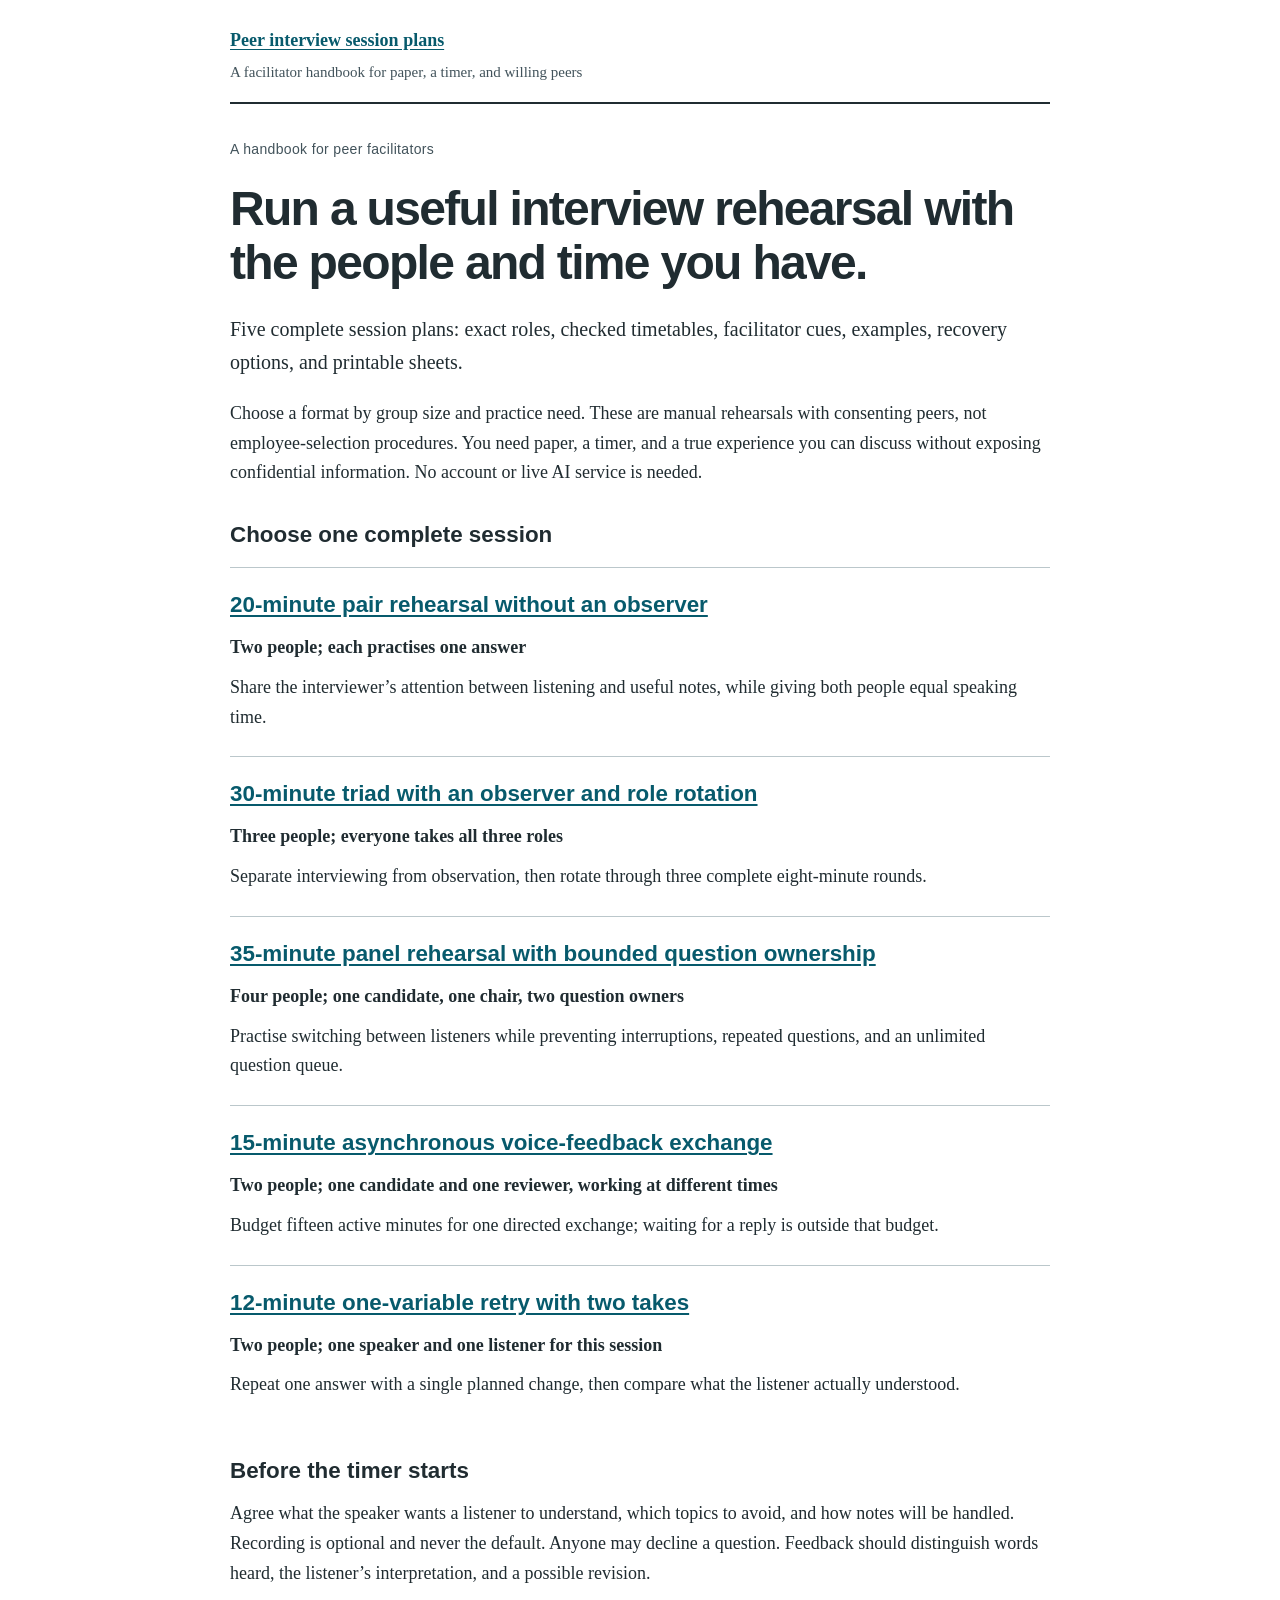
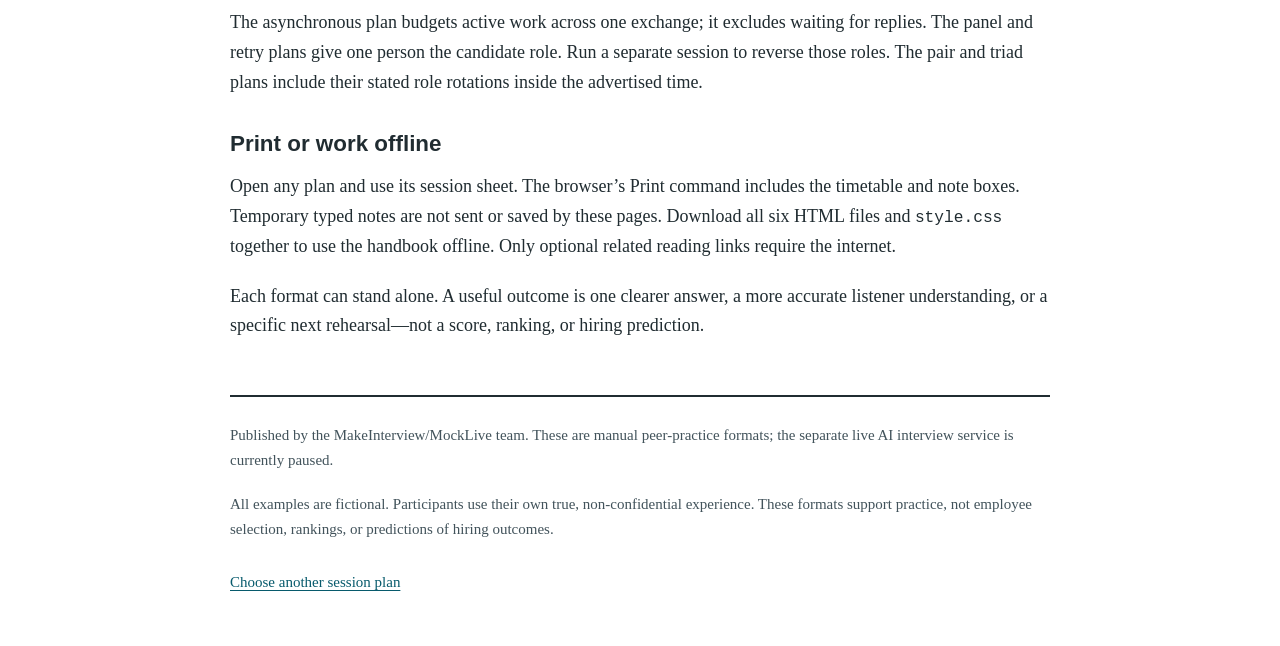
<file: index.html>
<!doctype html><html lang="en"><head><meta charset="utf-8"><meta name="viewport" content="width=device-width, initial-scale=1"><title>Peer interview session plans: a facilitator handbook</title><meta name="description" content="Five complete peer interview rehearsal plans with checked timetables, roles, facilitator cues, printable sheets, feedback examples, and recovery options."><link rel="canonical" href="https://szj2ys.github.io/peer-interview-session-plans/"><meta property="og:title" content="Peer interview session plans: a facilitator handbook"><meta property="og:description" content="Five complete peer interview rehearsal plans with checked timetables, roles, facilitator cues, printable sheets, feedback examples, and recovery options."><meta property="og:type" content="article"><meta property="og:url" content="https://szj2ys.github.io/peer-interview-session-plans/"><link rel="stylesheet" href="style.css"></head><body><a class="skip" href="#main">Skip to content</a><header><a href="index.html">Peer interview session plans</a><p>A facilitator handbook for paper, a timer, and willing peers</p></header><main id="main"><p class="eyebrow">A handbook for peer facilitators</p><h1>Run a useful interview rehearsal with the people and time you have.</h1><p class="lede">Five complete session plans: exact roles, checked timetables, facilitator cues, examples, recovery options, and printable sheets.</p><p>Choose a format by group size and practice need. These are manual rehearsals with consenting peers, not employee-selection procedures. You need paper, a timer, and a true experience you can discuss without exposing confidential information. No account or live AI service is needed.</p><section><h2>Choose one complete session</h2><ol class="modules"><li><h2><a href="twenty-minute-pair.html">20-minute pair rehearsal without an observer</a></h2><p><strong>Two people; each practises one answer</strong></p><p>Share the interviewer’s attention between listening and useful notes, while giving both people equal speaking time.</p></li><li><h2><a href="thirty-minute-triad.html">30-minute triad with an observer and role rotation</a></h2><p><strong>Three people; everyone takes all three roles</strong></p><p>Separate interviewing from observation, then rotate through three complete eight-minute rounds.</p></li><li><h2><a href="thirty-five-minute-panel.html">35-minute panel rehearsal with bounded question ownership</a></h2><p><strong>Four people; one candidate, one chair, two question owners</strong></p><p>Practise switching between listeners while preventing interruptions, repeated questions, and an unlimited question queue.</p></li><li><h2><a href="fifteen-minute-asynchronous.html">15-minute asynchronous voice-feedback exchange</a></h2><p><strong>Two people; one candidate and one reviewer, working at different times</strong></p><p>Budget fifteen active minutes for one directed exchange; waiting for a reply is outside that budget.</p></li><li><h2><a href="twelve-minute-one-variable-retry.html">12-minute one-variable retry with two takes</a></h2><p><strong>Two people; one speaker and one listener for this session</strong></p><p>Repeat one answer with a single planned change, then compare what the listener actually understood.</p></li></ol></section><section><h2>Before the timer starts</h2><p>Agree what the speaker wants a listener to understand, which topics to avoid, and how notes will be handled. Recording is optional and never the default. Anyone may decline a question. Feedback should distinguish words heard, the listener’s interpretation, and a possible revision.</p><p>The asynchronous plan budgets active work across one exchange; it excludes waiting for replies. The panel and retry plans give one person the candidate role. Run a separate session to reverse those roles. The pair and triad plans include their stated role rotations inside the advertised time.</p></section><section><h2>Print or work offline</h2><p>Open any plan and use its session sheet. The browser’s Print command includes the timetable and note boxes. Temporary typed notes are not sent or saved by these pages. Download all six HTML files and <code>style.css</code> together to use the handbook offline. Only optional related reading links require the internet.</p><p>Each format can stand alone. A useful outcome is one clearer answer, a more accurate listener understanding, or a specific next rehearsal—not a score, ranking, or hiring prediction.</p></section></main><footer><p>Published by the MakeInterview/MockLive team. These are manual peer-practice formats; the separate live AI interview service is currently paused.</p><p>All examples are fictional. Participants use their own true, non-confidential experience. These formats support practice, not employee selection, rankings, or predictions of hiring outcomes.</p><a href="index.html">Choose another session plan</a></footer></body></html>
</file>
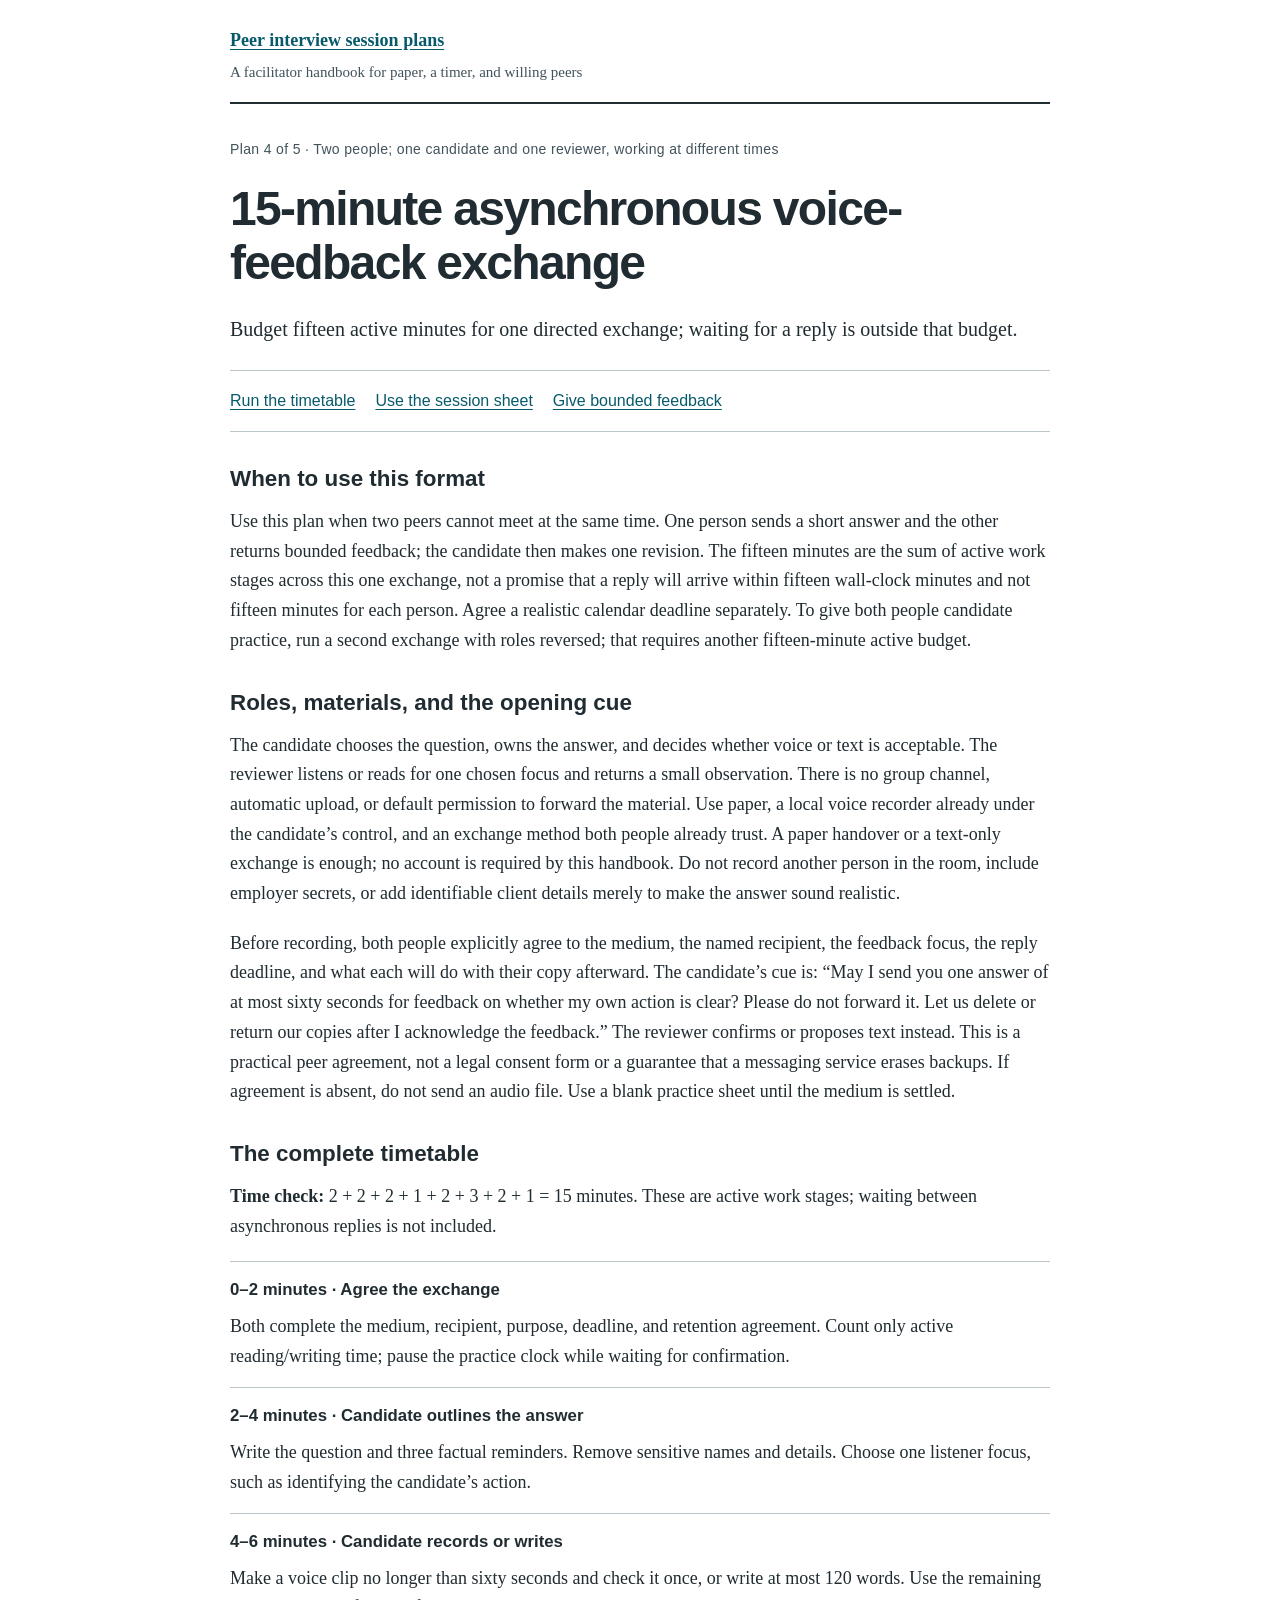
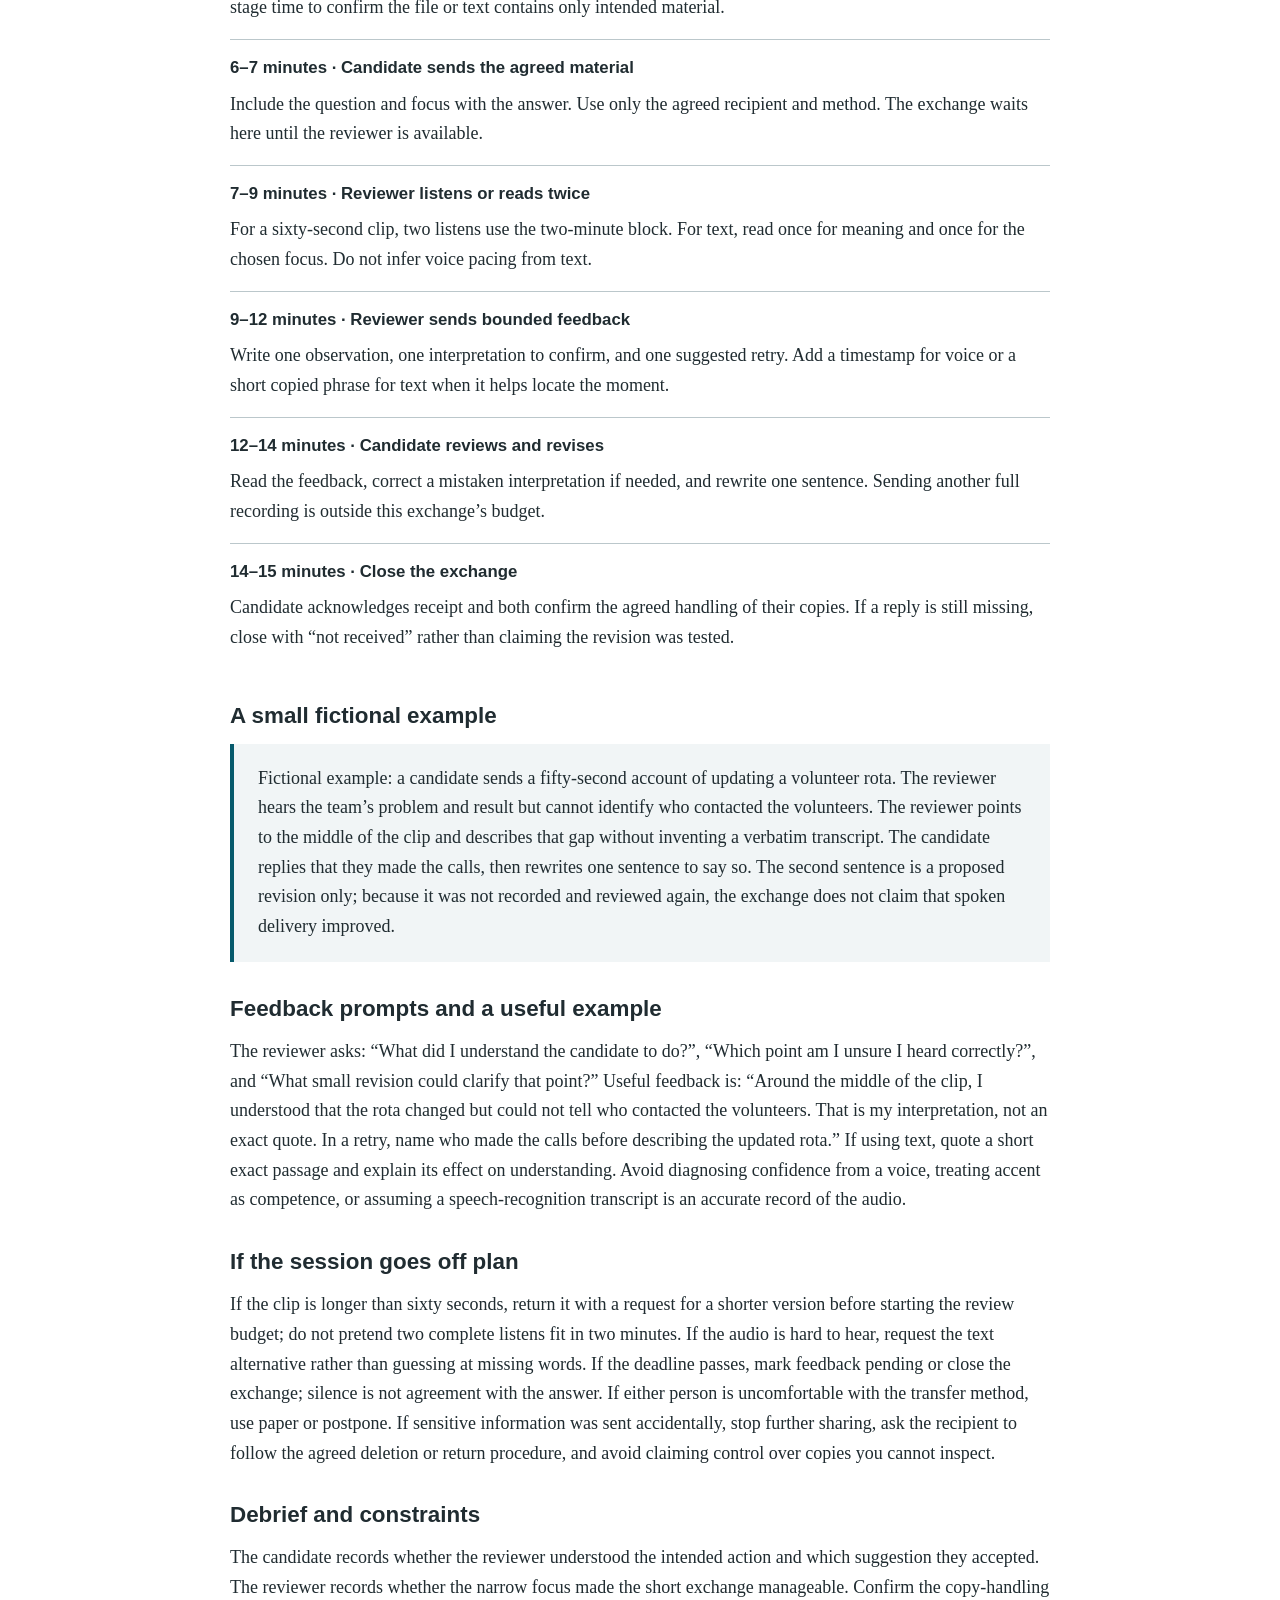
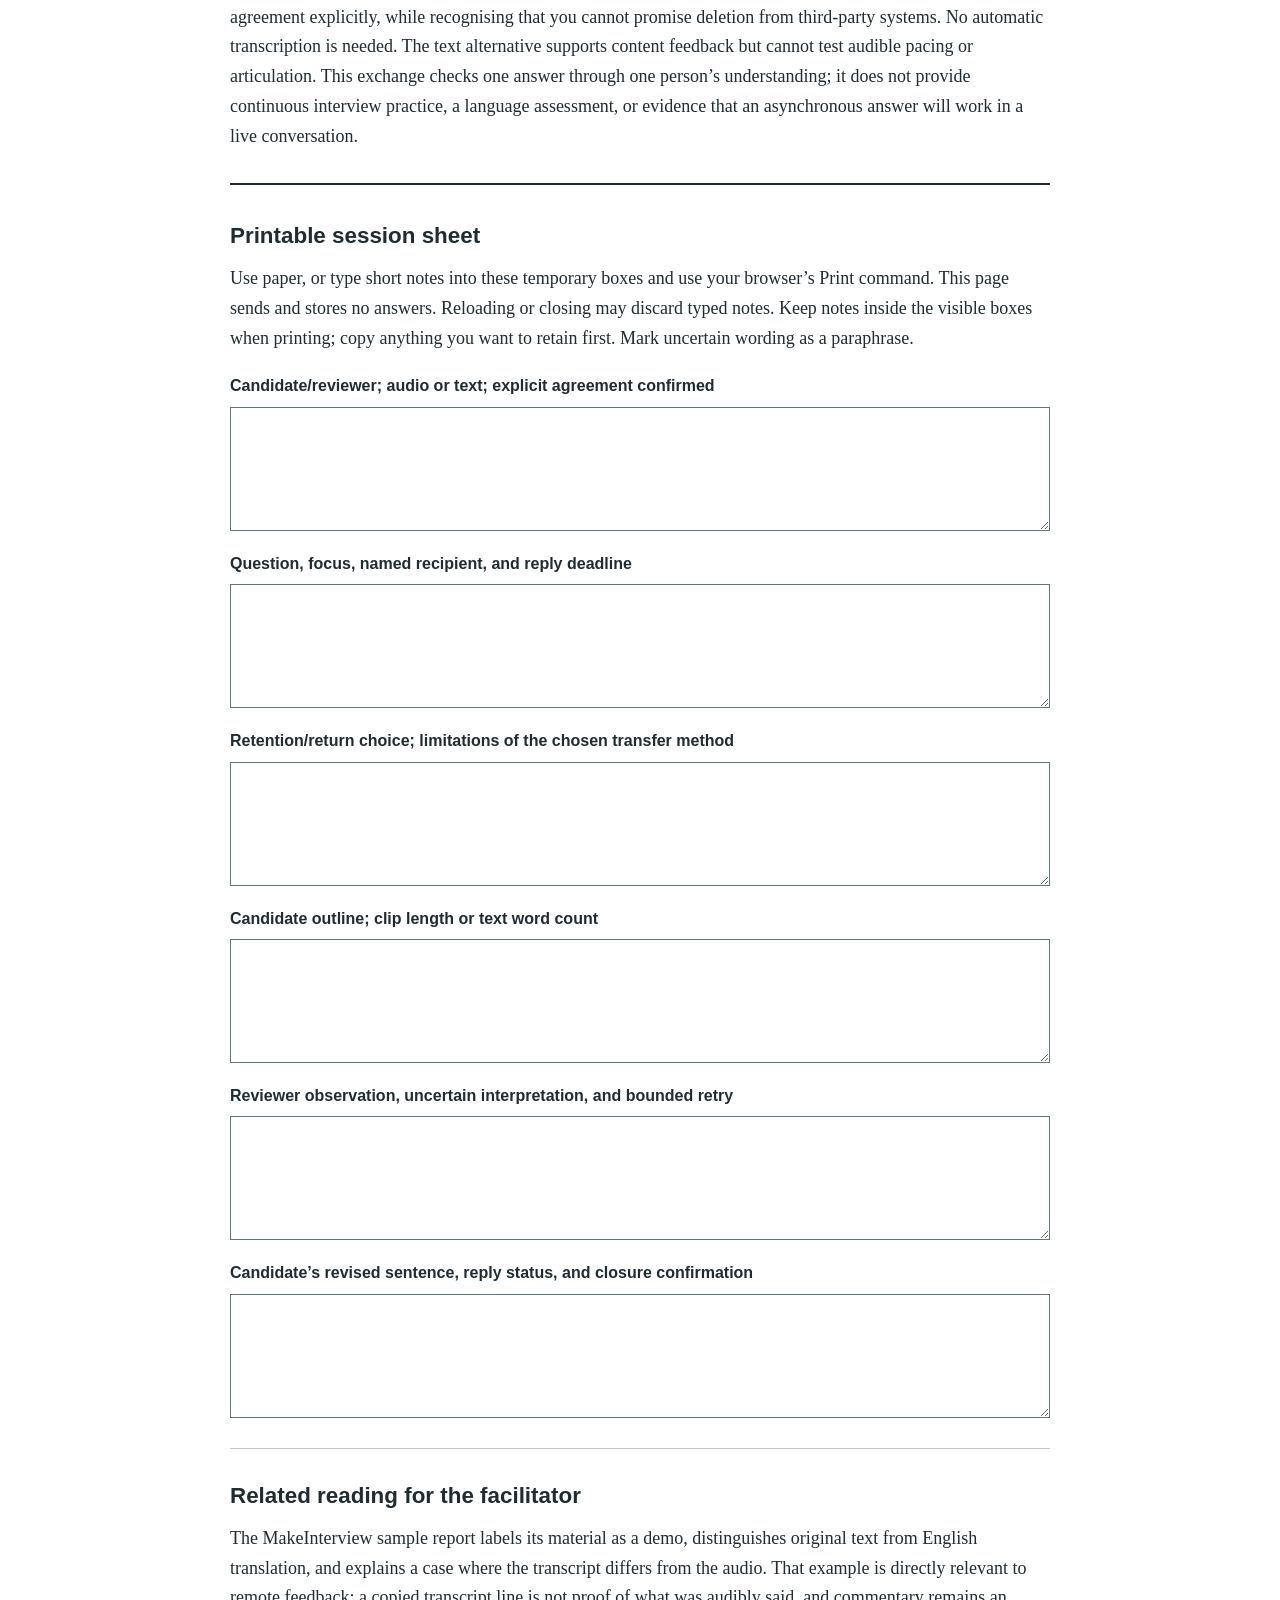
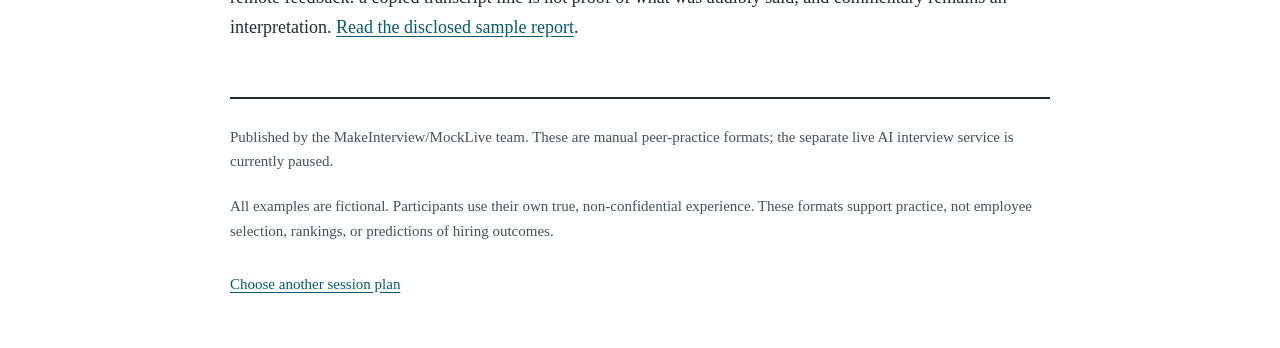
<file: fifteen-minute-asynchronous.html>
<!doctype html><html lang="en"><head><meta charset="utf-8"><meta name="viewport" content="width=device-width, initial-scale=1"><title>15-minute asynchronous voice-feedback exchange</title><meta name="description" content="Budget fifteen active minutes for one directed exchange; waiting for a reply is outside that budget."><link rel="canonical" href="https://szj2ys.github.io/peer-interview-session-plans/fifteen-minute-asynchronous.html"><meta property="og:title" content="15-minute asynchronous voice-feedback exchange"><meta property="og:description" content="Budget fifteen active minutes for one directed exchange; waiting for a reply is outside that budget."><meta property="og:type" content="article"><meta property="og:url" content="https://szj2ys.github.io/peer-interview-session-plans/fifteen-minute-asynchronous.html"><link rel="stylesheet" href="style.css"></head><body><a class="skip" href="#main">Skip to content</a><header><a href="index.html">Peer interview session plans</a><p>A facilitator handbook for paper, a timer, and willing peers</p></header><main id="main"><p class="eyebrow">Plan 4 of 5 · Two people; one candidate and one reviewer, working at different times</p><h1>15-minute asynchronous voice-feedback exchange</h1><p class="lede">Budget fifteen active minutes for one directed exchange; waiting for a reply is outside that budget.</p><nav aria-label="Plan sections"><a href="#timetable">Run the timetable</a><a href="#sheet">Use the session sheet</a><a href="#feedback">Give bounded feedback</a></nav><section><h2>When to use this format</h2><p>Use this plan when two peers cannot meet at the same time. One person sends a short answer and the other returns bounded feedback; the candidate then makes one revision. The fifteen minutes are the sum of active work stages across this one exchange, not a promise that a reply will arrive within fifteen wall-clock minutes and not fifteen minutes for each person. Agree a realistic calendar deadline separately. To give both people candidate practice, run a second exchange with roles reversed; that requires another fifteen-minute active budget.</p></section><section><h2>Roles, materials, and the opening cue</h2><p>The candidate chooses the question, owns the answer, and decides whether voice or text is acceptable. The reviewer listens or reads for one chosen focus and returns a small observation. There is no group channel, automatic upload, or default permission to forward the material. Use paper, a local voice recorder already under the candidate’s control, and an exchange method both people already trust. A paper handover or a text-only exchange is enough; no account is required by this handbook. Do not record another person in the room, include employer secrets, or add identifiable client details merely to make the answer sound realistic.</p><p>Before recording, both people explicitly agree to the medium, the named recipient, the feedback focus, the reply deadline, and what each will do with their copy afterward. The candidate’s cue is: “May I send you one answer of at most sixty seconds for feedback on whether my own action is clear? Please do not forward it. Let us delete or return our copies after I acknowledge the feedback.” The reviewer confirms or proposes text instead. This is a practical peer agreement, not a legal consent form or a guarantee that a messaging service erases backups. If agreement is absent, do not send an audio file. Use a blank practice sheet until the medium is settled.</p></section><section id="timetable"><h2>The complete timetable</h2><p><strong>Time check:</strong> 2 + 2 + 2 + 1 + 2 + 3 + 2 + 1 = 15 minutes. These are active work stages; waiting between asynchronous replies is not included.</p><ol class="timetable" data-total="15"><li data-start="0" data-end="2"><h3>0–2 minutes · Agree the exchange</h3><p>Both complete the medium, recipient, purpose, deadline, and retention agreement. Count only active reading/writing time; pause the practice clock while waiting for confirmation.</p></li><li data-start="2" data-end="4"><h3>2–4 minutes · Candidate outlines the answer</h3><p>Write the question and three factual reminders. Remove sensitive names and details. Choose one listener focus, such as identifying the candidate’s action.</p></li><li data-start="4" data-end="6"><h3>4–6 minutes · Candidate records or writes</h3><p>Make a voice clip no longer than sixty seconds and check it once, or write at most 120 words. Use the remaining stage time to confirm the file or text contains only intended material.</p></li><li data-start="6" data-end="7"><h3>6–7 minutes · Candidate sends the agreed material</h3><p>Include the question and focus with the answer. Use only the agreed recipient and method. The exchange waits here until the reviewer is available.</p></li><li data-start="7" data-end="9"><h3>7–9 minutes · Reviewer listens or reads twice</h3><p>For a sixty-second clip, two listens use the two-minute block. For text, read once for meaning and once for the chosen focus. Do not infer voice pacing from text.</p></li><li data-start="9" data-end="12"><h3>9–12 minutes · Reviewer sends bounded feedback</h3><p>Write one observation, one interpretation to confirm, and one suggested retry. Add a timestamp for voice or a short copied phrase for text when it helps locate the moment.</p></li><li data-start="12" data-end="14"><h3>12–14 minutes · Candidate reviews and revises</h3><p>Read the feedback, correct a mistaken interpretation if needed, and rewrite one sentence. Sending another full recording is outside this exchange’s budget.</p></li><li data-start="14" data-end="15"><h3>14–15 minutes · Close the exchange</h3><p>Candidate acknowledges receipt and both confirm the agreed handling of their copies. If a reply is still missing, close with “not received” rather than claiming the revision was tested.</p></li></ol></section><section><h2>A small fictional example</h2><blockquote><p>Fictional example: a candidate sends a fifty-second account of updating a volunteer rota. The reviewer hears the team’s problem and result but cannot identify who contacted the volunteers. The reviewer points to the middle of the clip and describes that gap without inventing a verbatim transcript. The candidate replies that they made the calls, then rewrites one sentence to say so. The second sentence is a proposed revision only; because it was not recorded and reviewed again, the exchange does not claim that spoken delivery improved.</p></blockquote></section><section id="feedback"><h2>Feedback prompts and a useful example</h2><p>The reviewer asks: “What did I understand the candidate to do?”, “Which point am I unsure I heard correctly?”, and “What small revision could clarify that point?” Useful feedback is: “Around the middle of the clip, I understood that the rota changed but could not tell who contacted the volunteers. That is my interpretation, not an exact quote. In a retry, name who made the calls before describing the updated rota.” If using text, quote a short exact passage and explain its effect on understanding. Avoid diagnosing confidence from a voice, treating accent as competence, or assuming a speech-recognition transcript is an accurate record of the audio.</p></section><section><h2>If the session goes off plan</h2><p>If the clip is longer than sixty seconds, return it with a request for a shorter version before starting the review budget; do not pretend two complete listens fit in two minutes. If the audio is hard to hear, request the text alternative rather than guessing at missing words. If the deadline passes, mark feedback pending or close the exchange; silence is not agreement with the answer. If either person is uncomfortable with the transfer method, use paper or postpone. If sensitive information was sent accidentally, stop further sharing, ask the recipient to follow the agreed deletion or return procedure, and avoid claiming control over copies you cannot inspect.</p></section><section><h2>Debrief and constraints</h2><p>The candidate records whether the reviewer understood the intended action and which suggestion they accepted. The reviewer records whether the narrow focus made the short exchange manageable. Confirm the copy-handling agreement explicitly, while recognising that you cannot promise deletion from third-party systems. No automatic transcription is needed. The text alternative supports content feedback but cannot test audible pacing or articulation. This exchange checks one answer through one person’s understanding; it does not provide continuous interview practice, a language assessment, or evidence that an asynchronous answer will work in a live conversation.</p></section><section id="sheet" class="worksheet"><h2>Printable session sheet</h2><p>Use paper, or type short notes into these temporary boxes and use your browser’s Print command. This page sends and stores no answers. Reloading or closing may discard typed notes. Keep notes inside the visible boxes when printing; copy anything you want to retain first. Mark uncertain wording as a paraphrase.</p><label for="field-1">Candidate/reviewer; audio or text; explicit agreement confirmed<textarea id="field-1" rows="4" autocomplete="off" spellcheck="true"></textarea></label><label for="field-2">Question, focus, named recipient, and reply deadline<textarea id="field-2" rows="4" autocomplete="off" spellcheck="true"></textarea></label><label for="field-3">Retention/return choice; limitations of the chosen transfer method<textarea id="field-3" rows="4" autocomplete="off" spellcheck="true"></textarea></label><label for="field-4">Candidate outline; clip length or text word count<textarea id="field-4" rows="4" autocomplete="off" spellcheck="true"></textarea></label><label for="field-5">Reviewer observation, uncertain interpretation, and bounded retry<textarea id="field-5" rows="4" autocomplete="off" spellcheck="true"></textarea></label><label for="field-6">Candidate’s revised sentence, reply status, and closure confirmation<textarea id="field-6" rows="4" autocomplete="off" spellcheck="true"></textarea></label></section><aside><h2>Related reading for the facilitator</h2><p>The MakeInterview sample report labels its material as a demo, distinguishes original text from English translation, and explains a case where the transcript differs from the audio. That example is directly relevant to remote feedback: a copied transcript line is not proof of what was audibly said, and commentary remains an interpretation. <a href="https://makeinterview.com/en/report/sample">Read the disclosed sample report</a>.</p></aside></main><footer><p>Published by the MakeInterview/MockLive team. These are manual peer-practice formats; the separate live AI interview service is currently paused.</p><p>All examples are fictional. Participants use their own true, non-confidential experience. These formats support practice, not employee selection, rankings, or predictions of hiring outcomes.</p><a href="index.html">Choose another session plan</a></footer></body></html>
</file>
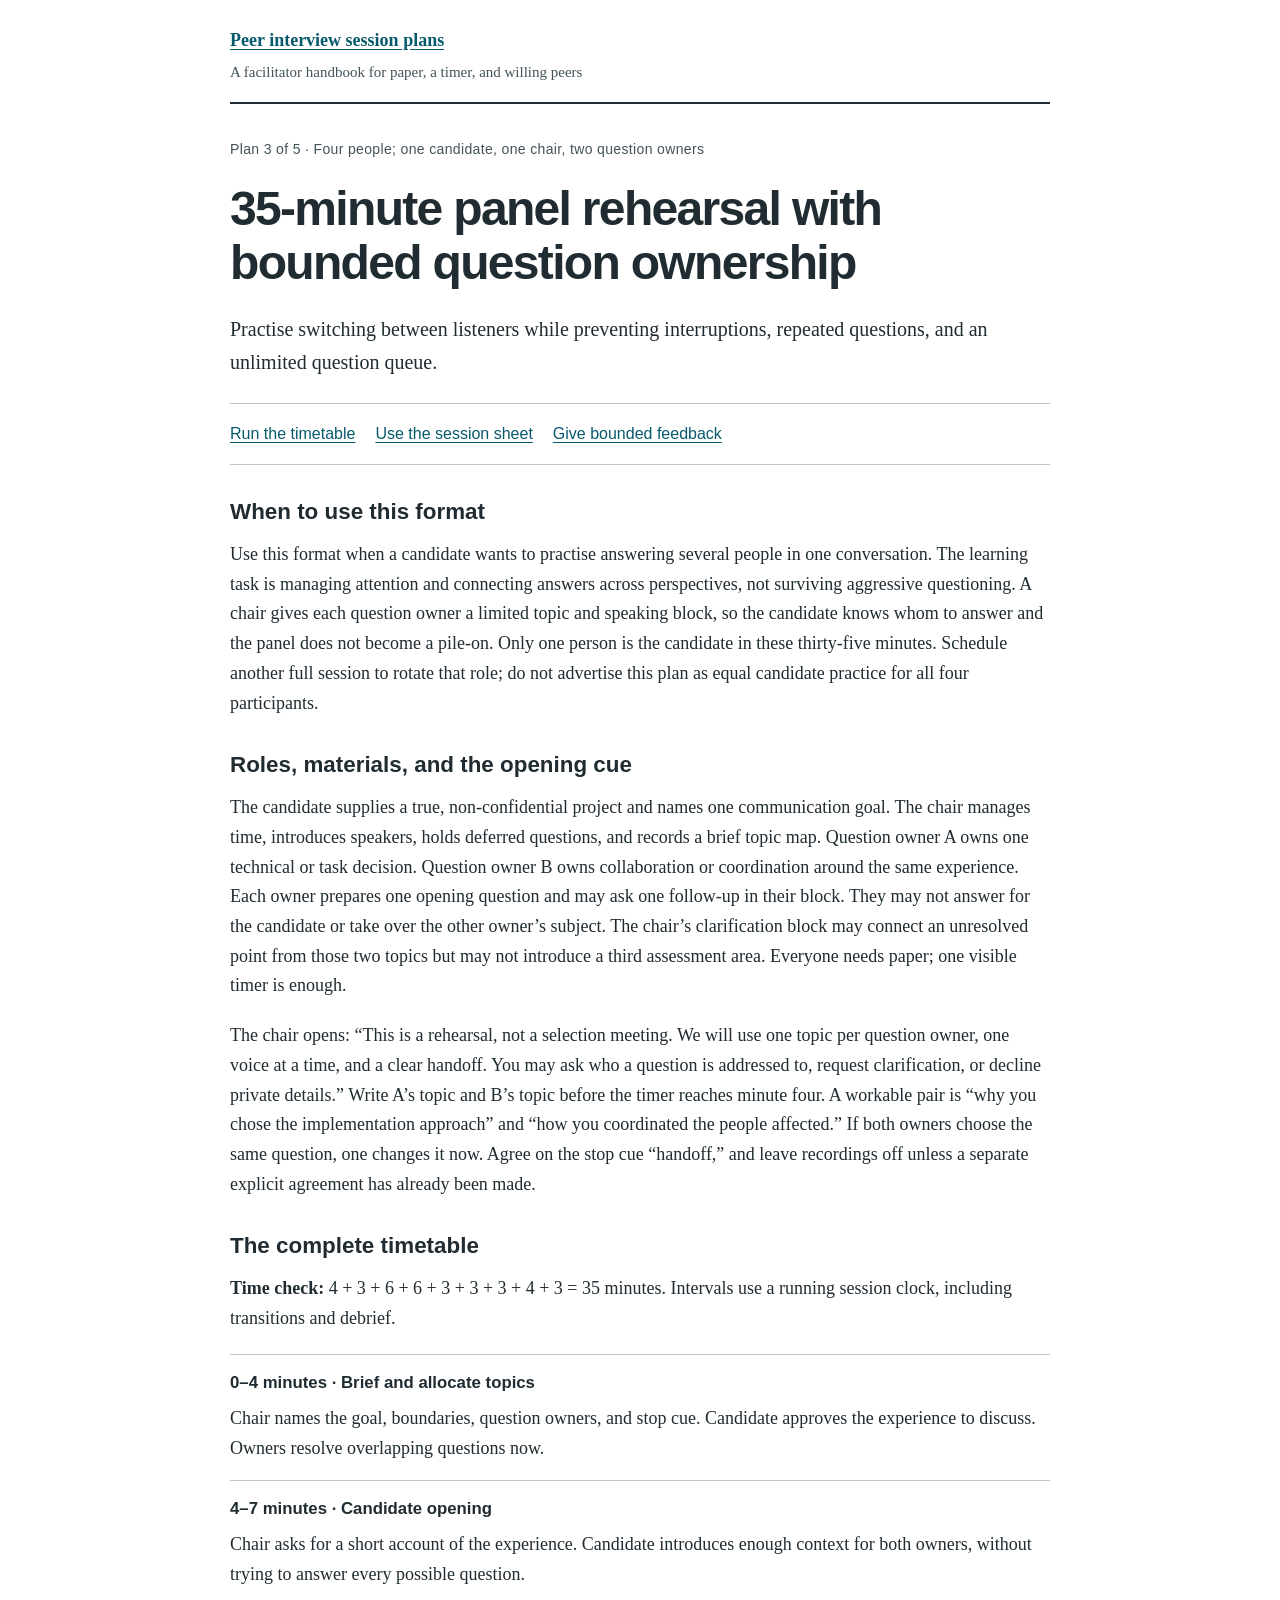
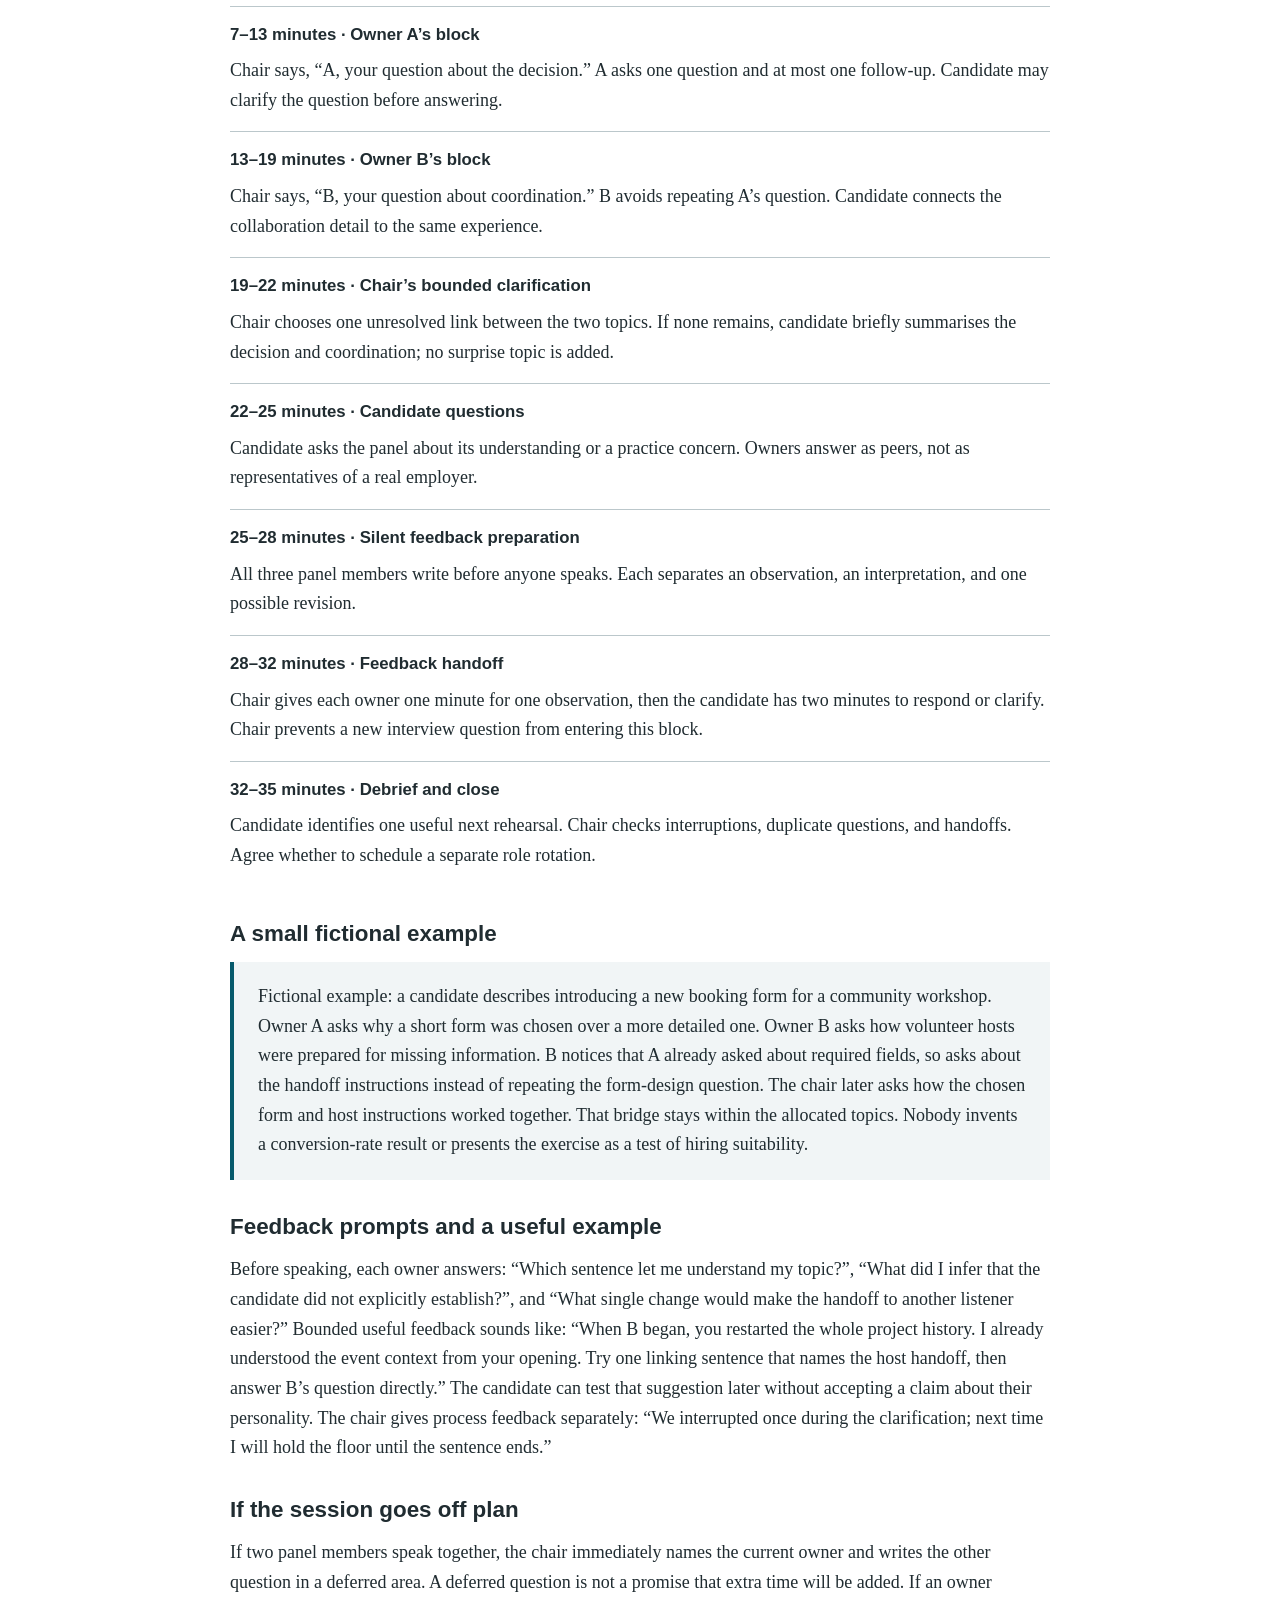
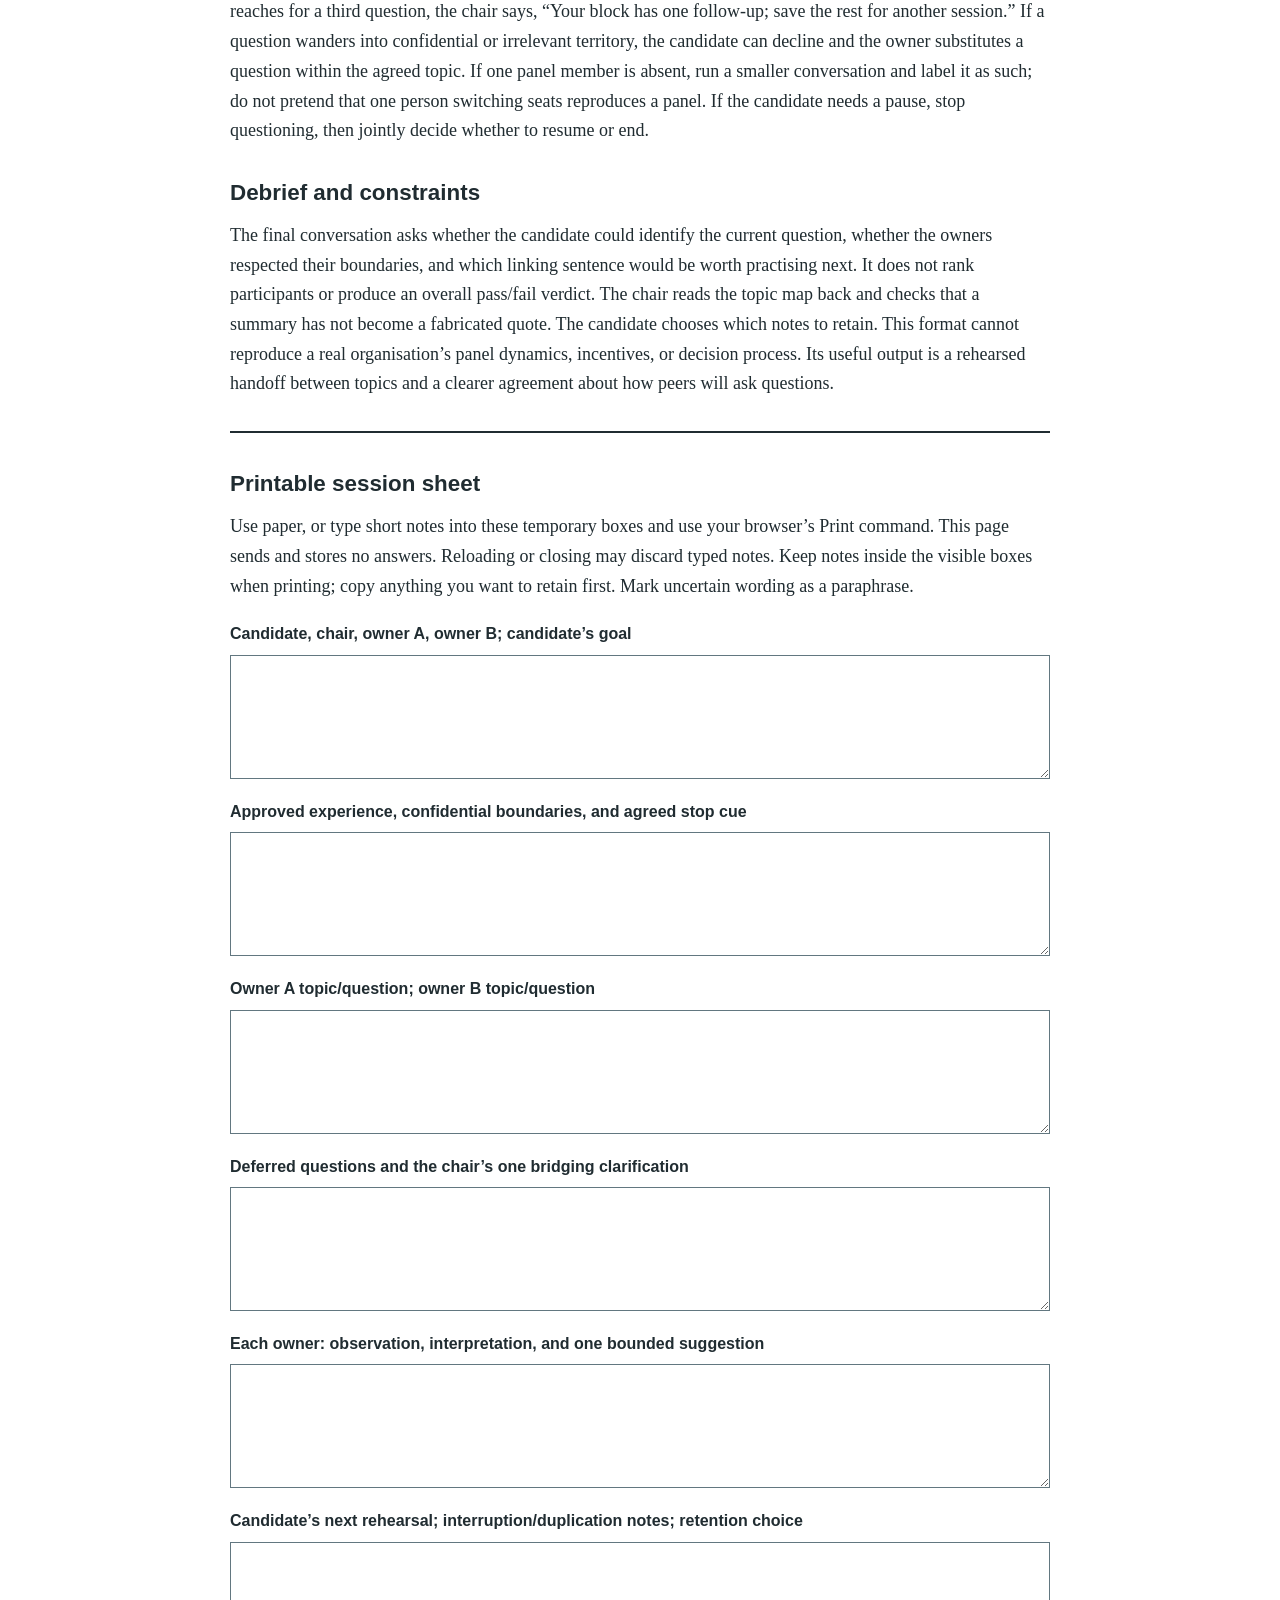
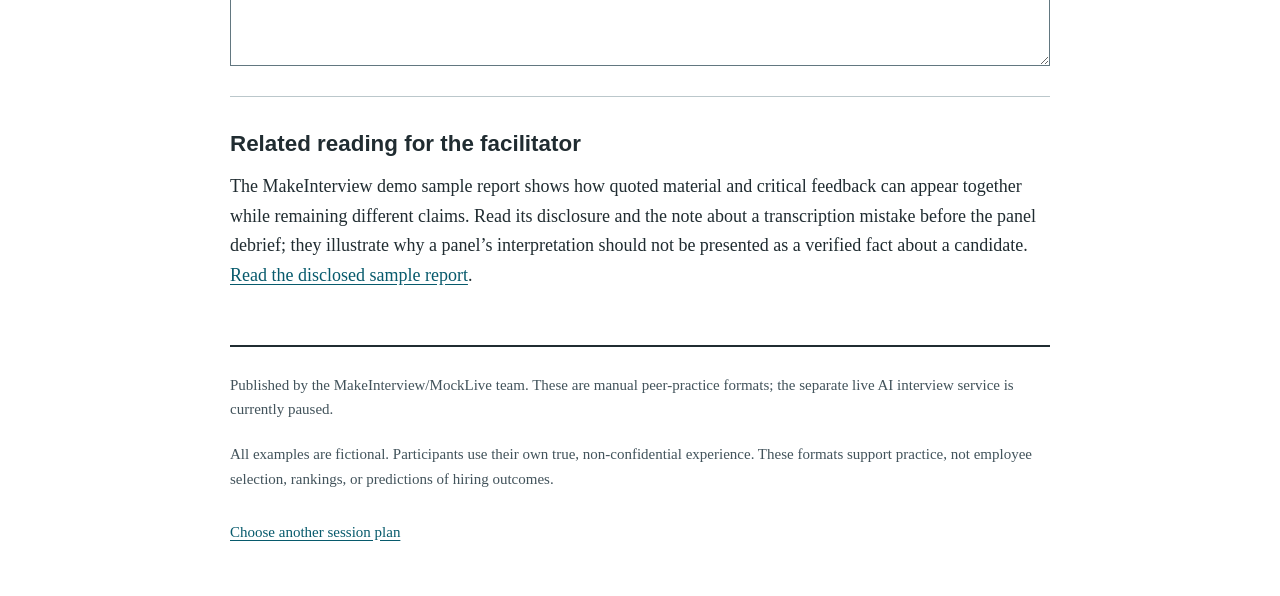
<file: thirty-five-minute-panel.html>
<!doctype html><html lang="en"><head><meta charset="utf-8"><meta name="viewport" content="width=device-width, initial-scale=1"><title>35-minute panel rehearsal with bounded question ownership</title><meta name="description" content="Practise switching between listeners while preventing interruptions, repeated questions, and an unlimited question queue."><link rel="canonical" href="https://szj2ys.github.io/peer-interview-session-plans/thirty-five-minute-panel.html"><meta property="og:title" content="35-minute panel rehearsal with bounded question ownership"><meta property="og:description" content="Practise switching between listeners while preventing interruptions, repeated questions, and an unlimited question queue."><meta property="og:type" content="article"><meta property="og:url" content="https://szj2ys.github.io/peer-interview-session-plans/thirty-five-minute-panel.html"><link rel="stylesheet" href="style.css"></head><body><a class="skip" href="#main">Skip to content</a><header><a href="index.html">Peer interview session plans</a><p>A facilitator handbook for paper, a timer, and willing peers</p></header><main id="main"><p class="eyebrow">Plan 3 of 5 · Four people; one candidate, one chair, two question owners</p><h1>35-minute panel rehearsal with bounded question ownership</h1><p class="lede">Practise switching between listeners while preventing interruptions, repeated questions, and an unlimited question queue.</p><nav aria-label="Plan sections"><a href="#timetable">Run the timetable</a><a href="#sheet">Use the session sheet</a><a href="#feedback">Give bounded feedback</a></nav><section><h2>When to use this format</h2><p>Use this format when a candidate wants to practise answering several people in one conversation. The learning task is managing attention and connecting answers across perspectives, not surviving aggressive questioning. A chair gives each question owner a limited topic and speaking block, so the candidate knows whom to answer and the panel does not become a pile-on. Only one person is the candidate in these thirty-five minutes. Schedule another full session to rotate that role; do not advertise this plan as equal candidate practice for all four participants.</p></section><section><h2>Roles, materials, and the opening cue</h2><p>The candidate supplies a true, non-confidential project and names one communication goal. The chair manages time, introduces speakers, holds deferred questions, and records a brief topic map. Question owner A owns one technical or task decision. Question owner B owns collaboration or coordination around the same experience. Each owner prepares one opening question and may ask one follow-up in their block. They may not answer for the candidate or take over the other owner’s subject. The chair’s clarification block may connect an unresolved point from those two topics but may not introduce a third assessment area. Everyone needs paper; one visible timer is enough.</p><p>The chair opens: “This is a rehearsal, not a selection meeting. We will use one topic per question owner, one voice at a time, and a clear handoff. You may ask who a question is addressed to, request clarification, or decline private details.” Write A’s topic and B’s topic before the timer reaches minute four. A workable pair is “why you chose the implementation approach” and “how you coordinated the people affected.” If both owners choose the same question, one changes it now. Agree on the stop cue “handoff,” and leave recordings off unless a separate explicit agreement has already been made.</p></section><section id="timetable"><h2>The complete timetable</h2><p><strong>Time check:</strong> 4 + 3 + 6 + 6 + 3 + 3 + 3 + 4 + 3 = 35 minutes. Intervals use a running session clock, including transitions and debrief.</p><ol class="timetable" data-total="35"><li data-start="0" data-end="4"><h3>0–4 minutes · Brief and allocate topics</h3><p>Chair names the goal, boundaries, question owners, and stop cue. Candidate approves the experience to discuss. Owners resolve overlapping questions now.</p></li><li data-start="4" data-end="7"><h3>4–7 minutes · Candidate opening</h3><p>Chair asks for a short account of the experience. Candidate introduces enough context for both owners, without trying to answer every possible question.</p></li><li data-start="7" data-end="13"><h3>7–13 minutes · Owner A’s block</h3><p>Chair says, “A, your question about the decision.” A asks one question and at most one follow-up. Candidate may clarify the question before answering.</p></li><li data-start="13" data-end="19"><h3>13–19 minutes · Owner B’s block</h3><p>Chair says, “B, your question about coordination.” B avoids repeating A’s question. Candidate connects the collaboration detail to the same experience.</p></li><li data-start="19" data-end="22"><h3>19–22 minutes · Chair’s bounded clarification</h3><p>Chair chooses one unresolved link between the two topics. If none remains, candidate briefly summarises the decision and coordination; no surprise topic is added.</p></li><li data-start="22" data-end="25"><h3>22–25 minutes · Candidate questions</h3><p>Candidate asks the panel about its understanding or a practice concern. Owners answer as peers, not as representatives of a real employer.</p></li><li data-start="25" data-end="28"><h3>25–28 minutes · Silent feedback preparation</h3><p>All three panel members write before anyone speaks. Each separates an observation, an interpretation, and one possible revision.</p></li><li data-start="28" data-end="32"><h3>28–32 minutes · Feedback handoff</h3><p>Chair gives each owner one minute for one observation, then the candidate has two minutes to respond or clarify. Chair prevents a new interview question from entering this block.</p></li><li data-start="32" data-end="35"><h3>32–35 minutes · Debrief and close</h3><p>Candidate identifies one useful next rehearsal. Chair checks interruptions, duplicate questions, and handoffs. Agree whether to schedule a separate role rotation.</p></li></ol></section><section><h2>A small fictional example</h2><blockquote><p>Fictional example: a candidate describes introducing a new booking form for a community workshop. Owner A asks why a short form was chosen over a more detailed one. Owner B asks how volunteer hosts were prepared for missing information. B notices that A already asked about required fields, so asks about the handoff instructions instead of repeating the form-design question. The chair later asks how the chosen form and host instructions worked together. That bridge stays within the allocated topics. Nobody invents a conversion-rate result or presents the exercise as a test of hiring suitability.</p></blockquote></section><section id="feedback"><h2>Feedback prompts and a useful example</h2><p>Before speaking, each owner answers: “Which sentence let me understand my topic?”, “What did I infer that the candidate did not explicitly establish?”, and “What single change would make the handoff to another listener easier?” Bounded useful feedback sounds like: “When B began, you restarted the whole project history. I already understood the event context from your opening. Try one linking sentence that names the host handoff, then answer B’s question directly.” The candidate can test that suggestion later without accepting a claim about their personality. The chair gives process feedback separately: “We interrupted once during the clarification; next time I will hold the floor until the sentence ends.”</p></section><section><h2>If the session goes off plan</h2><p>If two panel members speak together, the chair immediately names the current owner and writes the other question in a deferred area. A deferred question is not a promise that extra time will be added. If an owner reaches for a third question, the chair says, “Your block has one follow-up; save the rest for another session.” If a question wanders into confidential or irrelevant territory, the candidate can decline and the owner substitutes a question within the agreed topic. If one panel member is absent, run a smaller conversation and label it as such; do not pretend that one person switching seats reproduces a panel. If the candidate needs a pause, stop questioning, then jointly decide whether to resume or end.</p></section><section><h2>Debrief and constraints</h2><p>The final conversation asks whether the candidate could identify the current question, whether the owners respected their boundaries, and which linking sentence would be worth practising next. It does not rank participants or produce an overall pass/fail verdict. The chair reads the topic map back and checks that a summary has not become a fabricated quote. The candidate chooses which notes to retain. This format cannot reproduce a real organisation’s panel dynamics, incentives, or decision process. Its useful output is a rehearsed handoff between topics and a clearer agreement about how peers will ask questions.</p></section><section id="sheet" class="worksheet"><h2>Printable session sheet</h2><p>Use paper, or type short notes into these temporary boxes and use your browser’s Print command. This page sends and stores no answers. Reloading or closing may discard typed notes. Keep notes inside the visible boxes when printing; copy anything you want to retain first. Mark uncertain wording as a paraphrase.</p><label for="field-1">Candidate, chair, owner A, owner B; candidate’s goal<textarea id="field-1" rows="4" autocomplete="off" spellcheck="true"></textarea></label><label for="field-2">Approved experience, confidential boundaries, and agreed stop cue<textarea id="field-2" rows="4" autocomplete="off" spellcheck="true"></textarea></label><label for="field-3">Owner A topic/question; owner B topic/question<textarea id="field-3" rows="4" autocomplete="off" spellcheck="true"></textarea></label><label for="field-4">Deferred questions and the chair’s one bridging clarification<textarea id="field-4" rows="4" autocomplete="off" spellcheck="true"></textarea></label><label for="field-5">Each owner: observation, interpretation, and one bounded suggestion<textarea id="field-5" rows="4" autocomplete="off" spellcheck="true"></textarea></label><label for="field-6">Candidate’s next rehearsal; interruption/duplication notes; retention choice<textarea id="field-6" rows="4" autocomplete="off" spellcheck="true"></textarea></label></section><aside><h2>Related reading for the facilitator</h2><p>The MakeInterview demo sample report shows how quoted material and critical feedback can appear together while remaining different claims. Read its disclosure and the note about a transcription mistake before the panel debrief; they illustrate why a panel’s interpretation should not be presented as a verified fact about a candidate. <a href="https://makeinterview.com/en/report/sample">Read the disclosed sample report</a>.</p></aside></main><footer><p>Published by the MakeInterview/MockLive team. These are manual peer-practice formats; the separate live AI interview service is currently paused.</p><p>All examples are fictional. Participants use their own true, non-confidential experience. These formats support practice, not employee selection, rankings, or predictions of hiring outcomes.</p><a href="index.html">Choose another session plan</a></footer></body></html>
</file>
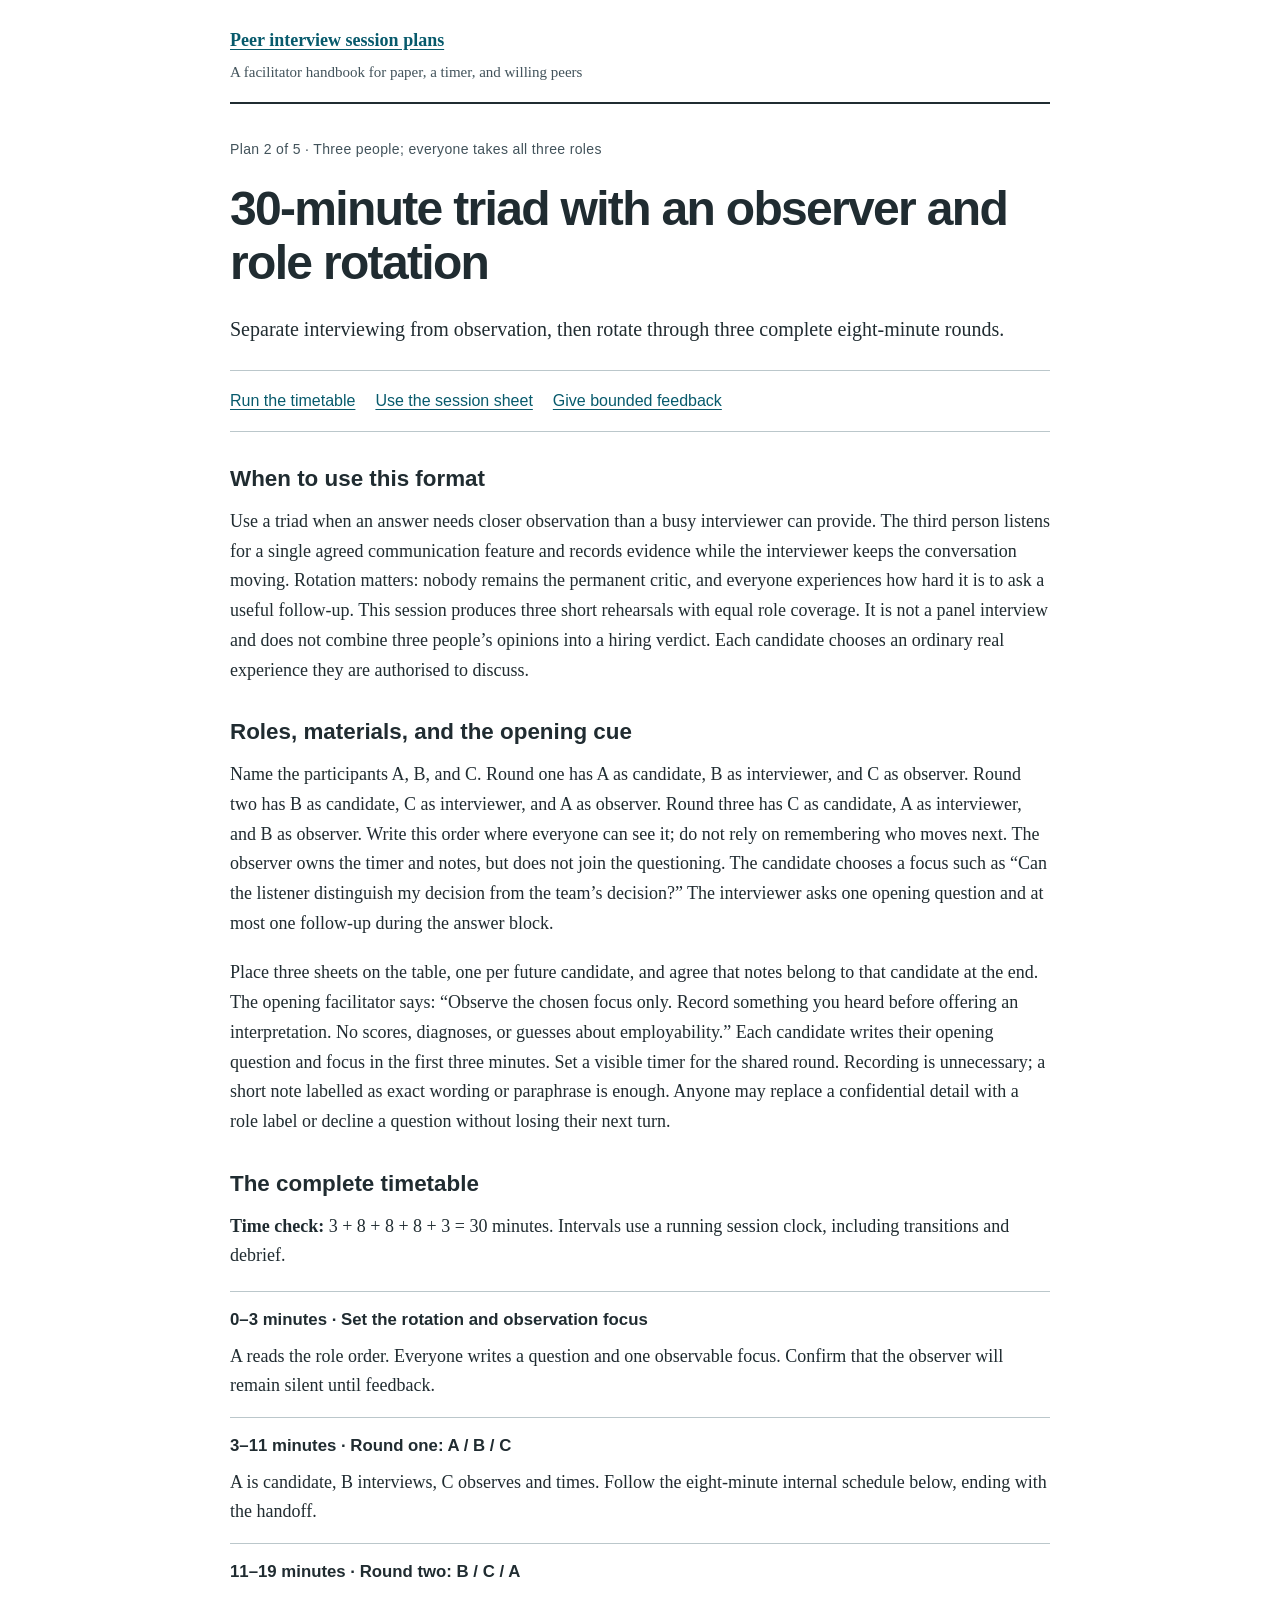
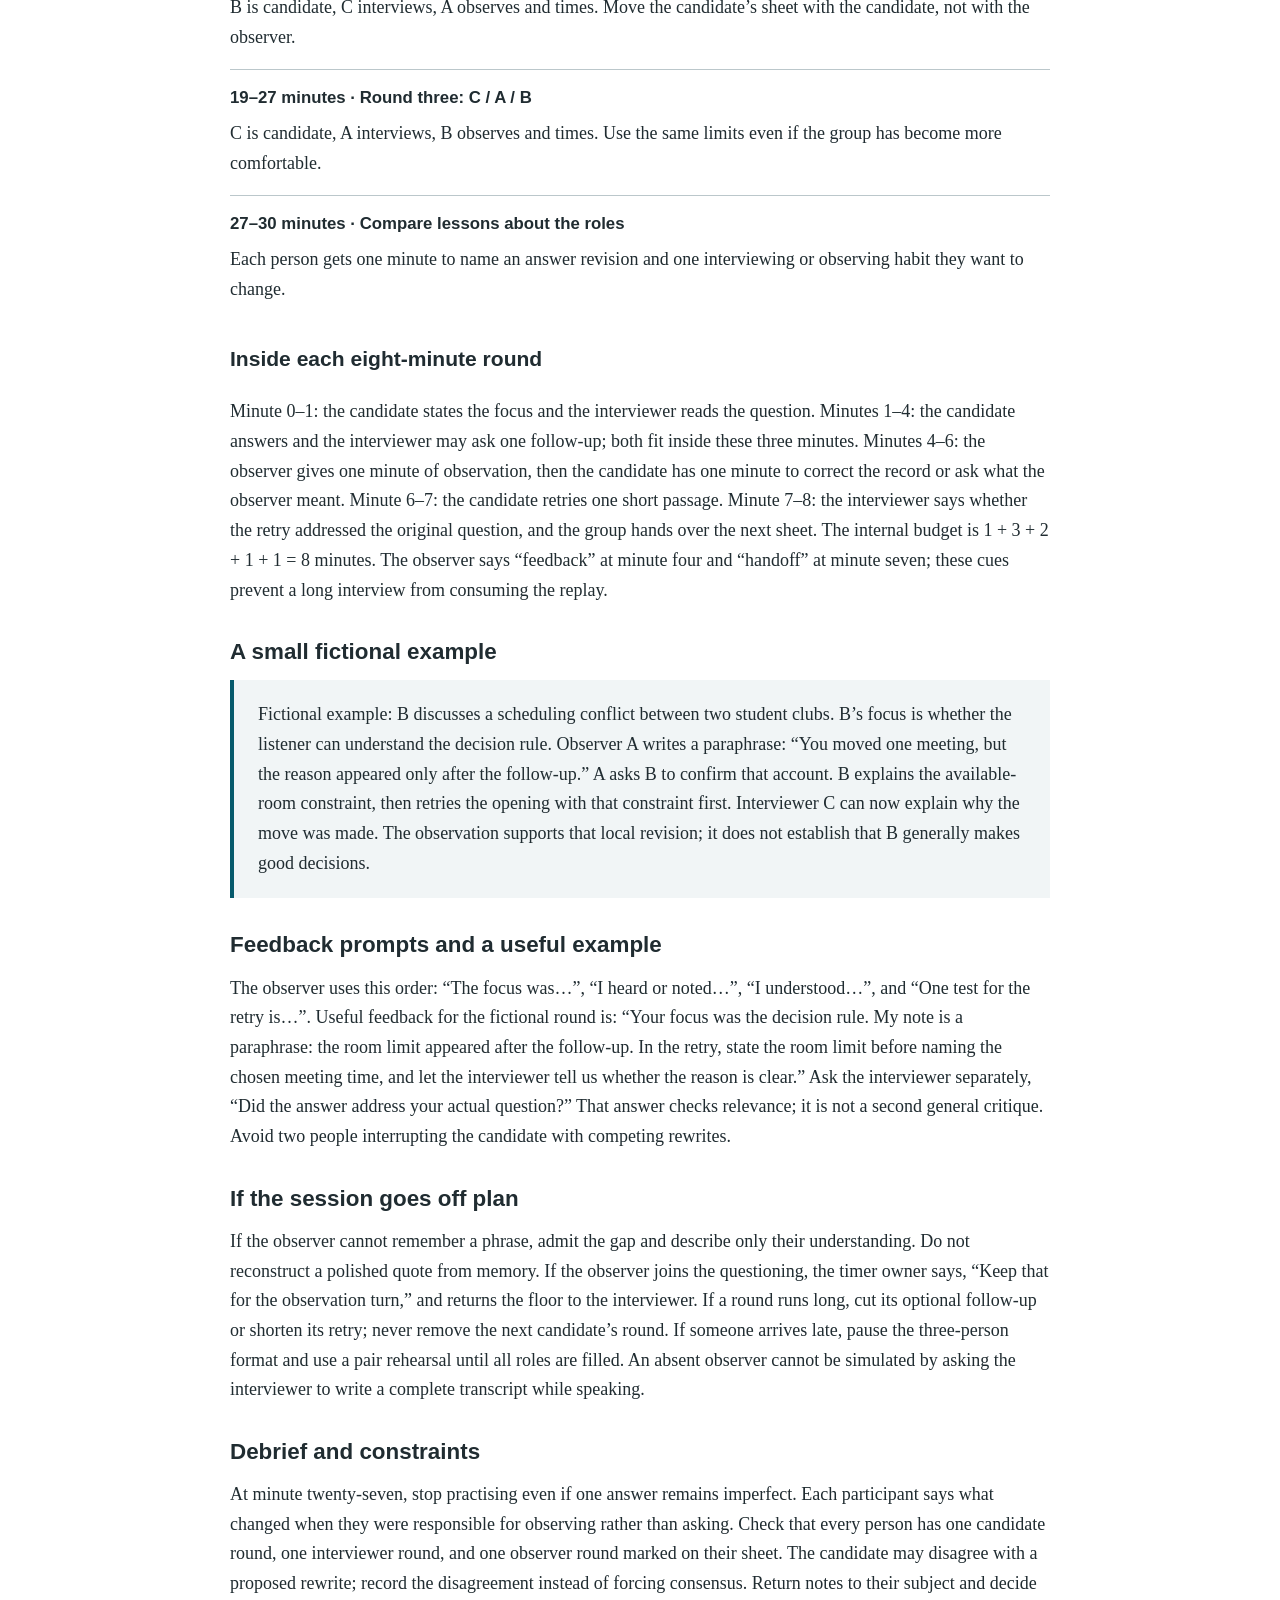
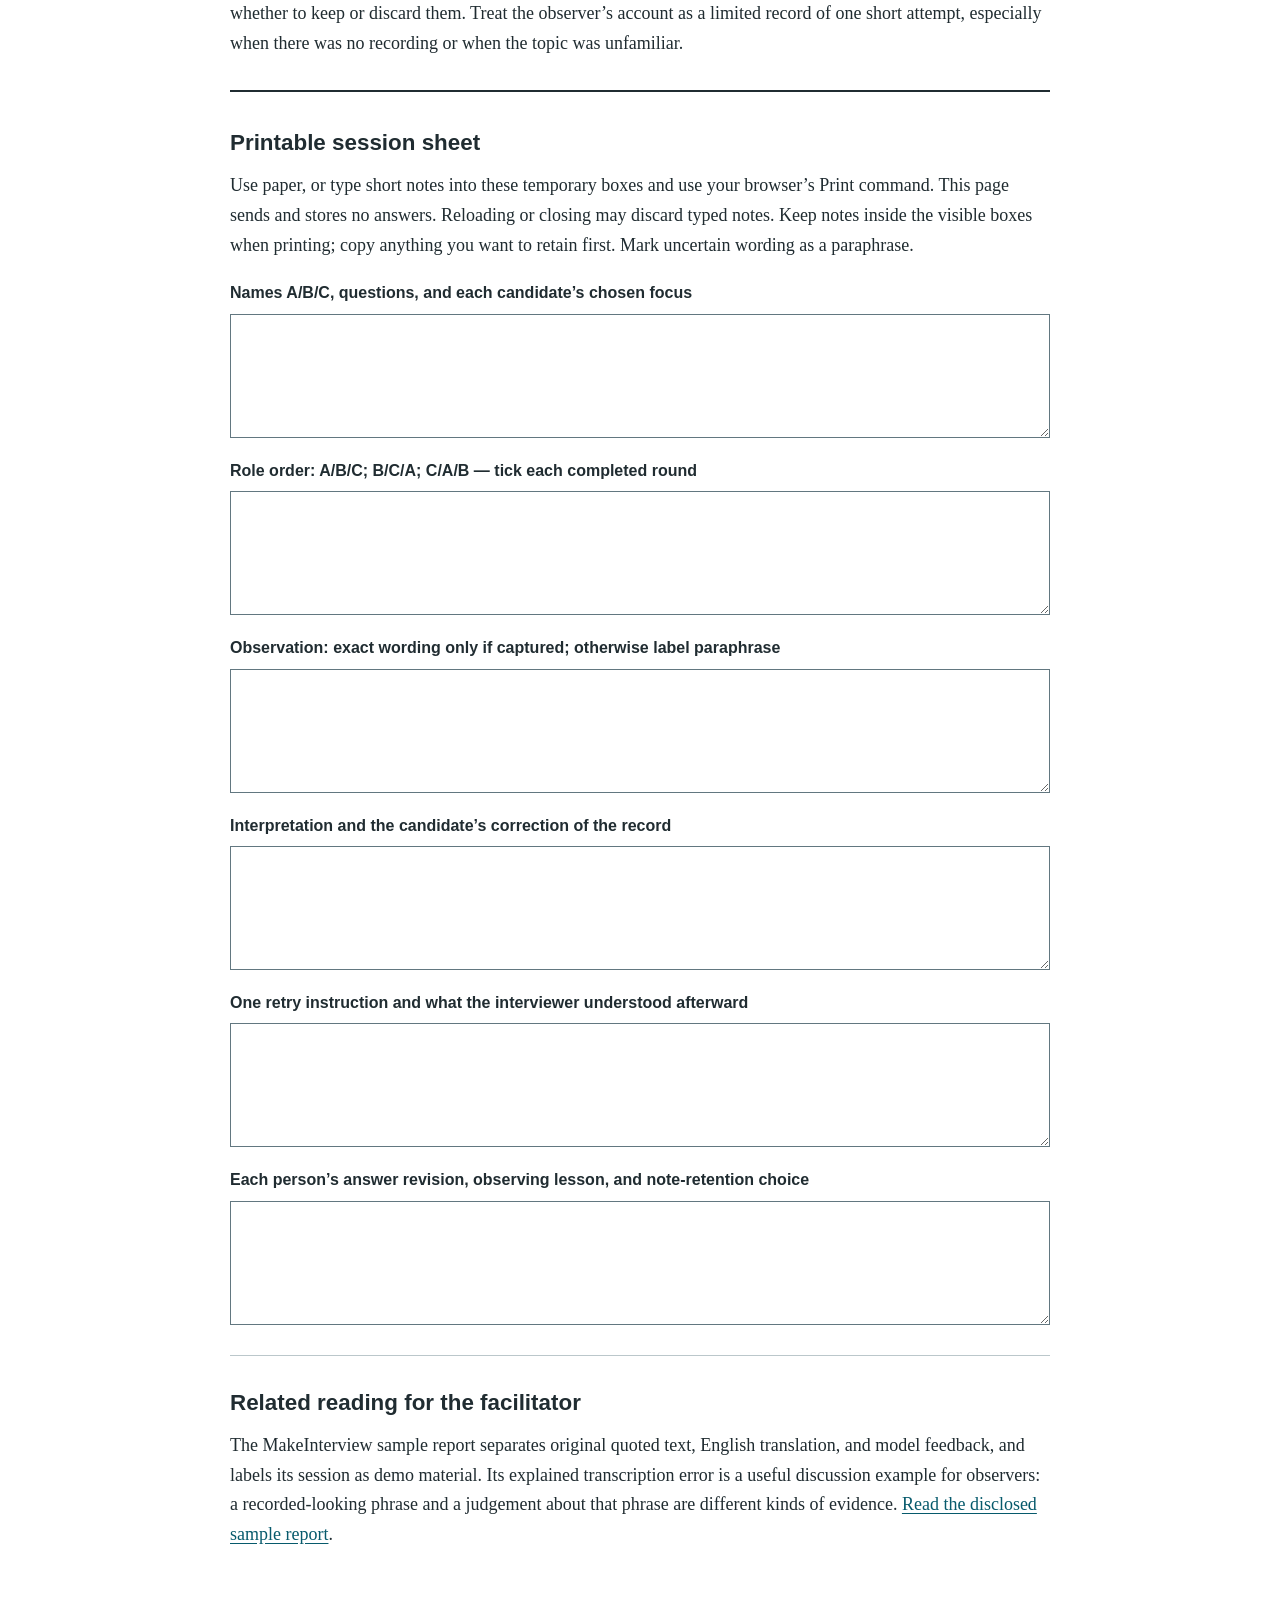
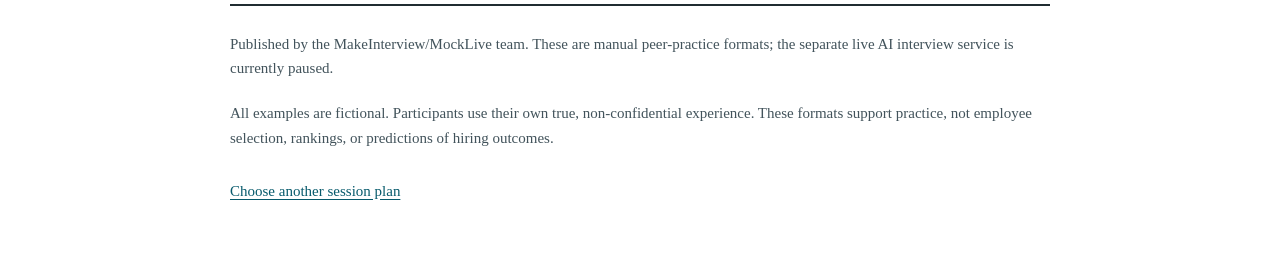
<file: thirty-minute-triad.html>
<!doctype html><html lang="en"><head><meta charset="utf-8"><meta name="viewport" content="width=device-width, initial-scale=1"><title>30-minute triad with an observer and role rotation</title><meta name="description" content="Separate interviewing from observation, then rotate through three complete eight-minute rounds."><link rel="canonical" href="https://szj2ys.github.io/peer-interview-session-plans/thirty-minute-triad.html"><meta property="og:title" content="30-minute triad with an observer and role rotation"><meta property="og:description" content="Separate interviewing from observation, then rotate through three complete eight-minute rounds."><meta property="og:type" content="article"><meta property="og:url" content="https://szj2ys.github.io/peer-interview-session-plans/thirty-minute-triad.html"><link rel="stylesheet" href="style.css"></head><body><a class="skip" href="#main">Skip to content</a><header><a href="index.html">Peer interview session plans</a><p>A facilitator handbook for paper, a timer, and willing peers</p></header><main id="main"><p class="eyebrow">Plan 2 of 5 · Three people; everyone takes all three roles</p><h1>30-minute triad with an observer and role rotation</h1><p class="lede">Separate interviewing from observation, then rotate through three complete eight-minute rounds.</p><nav aria-label="Plan sections"><a href="#timetable">Run the timetable</a><a href="#sheet">Use the session sheet</a><a href="#feedback">Give bounded feedback</a></nav><section><h2>When to use this format</h2><p>Use a triad when an answer needs closer observation than a busy interviewer can provide. The third person listens for a single agreed communication feature and records evidence while the interviewer keeps the conversation moving. Rotation matters: nobody remains the permanent critic, and everyone experiences how hard it is to ask a useful follow-up. This session produces three short rehearsals with equal role coverage. It is not a panel interview and does not combine three people’s opinions into a hiring verdict. Each candidate chooses an ordinary real experience they are authorised to discuss.</p></section><section><h2>Roles, materials, and the opening cue</h2><p>Name the participants A, B, and C. Round one has A as candidate, B as interviewer, and C as observer. Round two has B as candidate, C as interviewer, and A as observer. Round three has C as candidate, A as interviewer, and B as observer. Write this order where everyone can see it; do not rely on remembering who moves next. The observer owns the timer and notes, but does not join the questioning. The candidate chooses a focus such as “Can the listener distinguish my decision from the team’s decision?” The interviewer asks one opening question and at most one follow-up during the answer block.</p><p>Place three sheets on the table, one per future candidate, and agree that notes belong to that candidate at the end. The opening facilitator says: “Observe the chosen focus only. Record something you heard before offering an interpretation. No scores, diagnoses, or guesses about employability.” Each candidate writes their opening question and focus in the first three minutes. Set a visible timer for the shared round. Recording is unnecessary; a short note labelled as exact wording or paraphrase is enough. Anyone may replace a confidential detail with a role label or decline a question without losing their next turn.</p></section><section id="timetable"><h2>The complete timetable</h2><p><strong>Time check:</strong> 3 + 8 + 8 + 8 + 3 = 30 minutes. Intervals use a running session clock, including transitions and debrief.</p><ol class="timetable" data-total="30"><li data-start="0" data-end="3"><h3>0–3 minutes · Set the rotation and observation focus</h3><p>A reads the role order. Everyone writes a question and one observable focus. Confirm that the observer will remain silent until feedback.</p></li><li data-start="3" data-end="11"><h3>3–11 minutes · Round one: A / B / C</h3><p>A is candidate, B interviews, C observes and times. Follow the eight-minute internal schedule below, ending with the handoff.</p></li><li data-start="11" data-end="19"><h3>11–19 minutes · Round two: B / C / A</h3><p>B is candidate, C interviews, A observes and times. Move the candidate’s sheet with the candidate, not with the observer.</p></li><li data-start="19" data-end="27"><h3>19–27 minutes · Round three: C / A / B</h3><p>C is candidate, A interviews, B observes and times. Use the same limits even if the group has become more comfortable.</p></li><li data-start="27" data-end="30"><h3>27–30 minutes · Compare lessons about the roles</h3><p>Each person gets one minute to name an answer revision and one interviewing or observing habit they want to change.</p></li></ol><h3>Inside each eight-minute round</h3><p>Minute 0–1: the candidate states the focus and the interviewer reads the question. Minutes 1–4: the candidate answers and the interviewer may ask one follow-up; both fit inside these three minutes. Minutes 4–6: the observer gives one minute of observation, then the candidate has one minute to correct the record or ask what the observer meant. Minute 6–7: the candidate retries one short passage. Minute 7–8: the interviewer says whether the retry addressed the original question, and the group hands over the next sheet. The internal budget is 1 + 3 + 2 + 1 + 1 = 8 minutes. The observer says “feedback” at minute four and “handoff” at minute seven; these cues prevent a long interview from consuming the replay.</p></section><section><h2>A small fictional example</h2><blockquote><p>Fictional example: B discusses a scheduling conflict between two student clubs. B’s focus is whether the listener can understand the decision rule. Observer A writes a paraphrase: “You moved one meeting, but the reason appeared only after the follow-up.” A asks B to confirm that account. B explains the available-room constraint, then retries the opening with that constraint first. Interviewer C can now explain why the move was made. The observation supports that local revision; it does not establish that B generally makes good decisions.</p></blockquote></section><section id="feedback"><h2>Feedback prompts and a useful example</h2><p>The observer uses this order: “The focus was…”, “I heard or noted…”, “I understood…”, and “One test for the retry is…”. Useful feedback for the fictional round is: “Your focus was the decision rule. My note is a paraphrase: the room limit appeared after the follow-up. In the retry, state the room limit before naming the chosen meeting time, and let the interviewer tell us whether the reason is clear.” Ask the interviewer separately, “Did the answer address your actual question?” That answer checks relevance; it is not a second general critique. Avoid two people interrupting the candidate with competing rewrites.</p></section><section><h2>If the session goes off plan</h2><p>If the observer cannot remember a phrase, admit the gap and describe only their understanding. Do not reconstruct a polished quote from memory. If the observer joins the questioning, the timer owner says, “Keep that for the observation turn,” and returns the floor to the interviewer. If a round runs long, cut its optional follow-up or shorten its retry; never remove the next candidate’s round. If someone arrives late, pause the three-person format and use a pair rehearsal until all roles are filled. An absent observer cannot be simulated by asking the interviewer to write a complete transcript while speaking.</p></section><section><h2>Debrief and constraints</h2><p>At minute twenty-seven, stop practising even if one answer remains imperfect. Each participant says what changed when they were responsible for observing rather than asking. Check that every person has one candidate round, one interviewer round, and one observer round marked on their sheet. The candidate may disagree with a proposed rewrite; record the disagreement instead of forcing consensus. Return notes to their subject and decide whether to keep or discard them. Treat the observer’s account as a limited record of one short attempt, especially when there was no recording or when the topic was unfamiliar.</p></section><section id="sheet" class="worksheet"><h2>Printable session sheet</h2><p>Use paper, or type short notes into these temporary boxes and use your browser’s Print command. This page sends and stores no answers. Reloading or closing may discard typed notes. Keep notes inside the visible boxes when printing; copy anything you want to retain first. Mark uncertain wording as a paraphrase.</p><label for="field-1">Names A/B/C, questions, and each candidate’s chosen focus<textarea id="field-1" rows="4" autocomplete="off" spellcheck="true"></textarea></label><label for="field-2">Role order: A/B/C; B/C/A; C/A/B — tick each completed round<textarea id="field-2" rows="4" autocomplete="off" spellcheck="true"></textarea></label><label for="field-3">Observation: exact wording only if captured; otherwise label paraphrase<textarea id="field-3" rows="4" autocomplete="off" spellcheck="true"></textarea></label><label for="field-4">Interpretation and the candidate’s correction of the record<textarea id="field-4" rows="4" autocomplete="off" spellcheck="true"></textarea></label><label for="field-5">One retry instruction and what the interviewer understood afterward<textarea id="field-5" rows="4" autocomplete="off" spellcheck="true"></textarea></label><label for="field-6">Each person’s answer revision, observing lesson, and note-retention choice<textarea id="field-6" rows="4" autocomplete="off" spellcheck="true"></textarea></label></section><aside><h2>Related reading for the facilitator</h2><p>The MakeInterview sample report separates original quoted text, English translation, and model feedback, and labels its session as demo material. Its explained transcription error is a useful discussion example for observers: a recorded-looking phrase and a judgement about that phrase are different kinds of evidence. <a href="https://makeinterview.com/en/report/sample">Read the disclosed sample report</a>.</p></aside></main><footer><p>Published by the MakeInterview/MockLive team. These are manual peer-practice formats; the separate live AI interview service is currently paused.</p><p>All examples are fictional. Participants use their own true, non-confidential experience. These formats support practice, not employee selection, rankings, or predictions of hiring outcomes.</p><a href="index.html">Choose another session plan</a></footer></body></html>
</file>
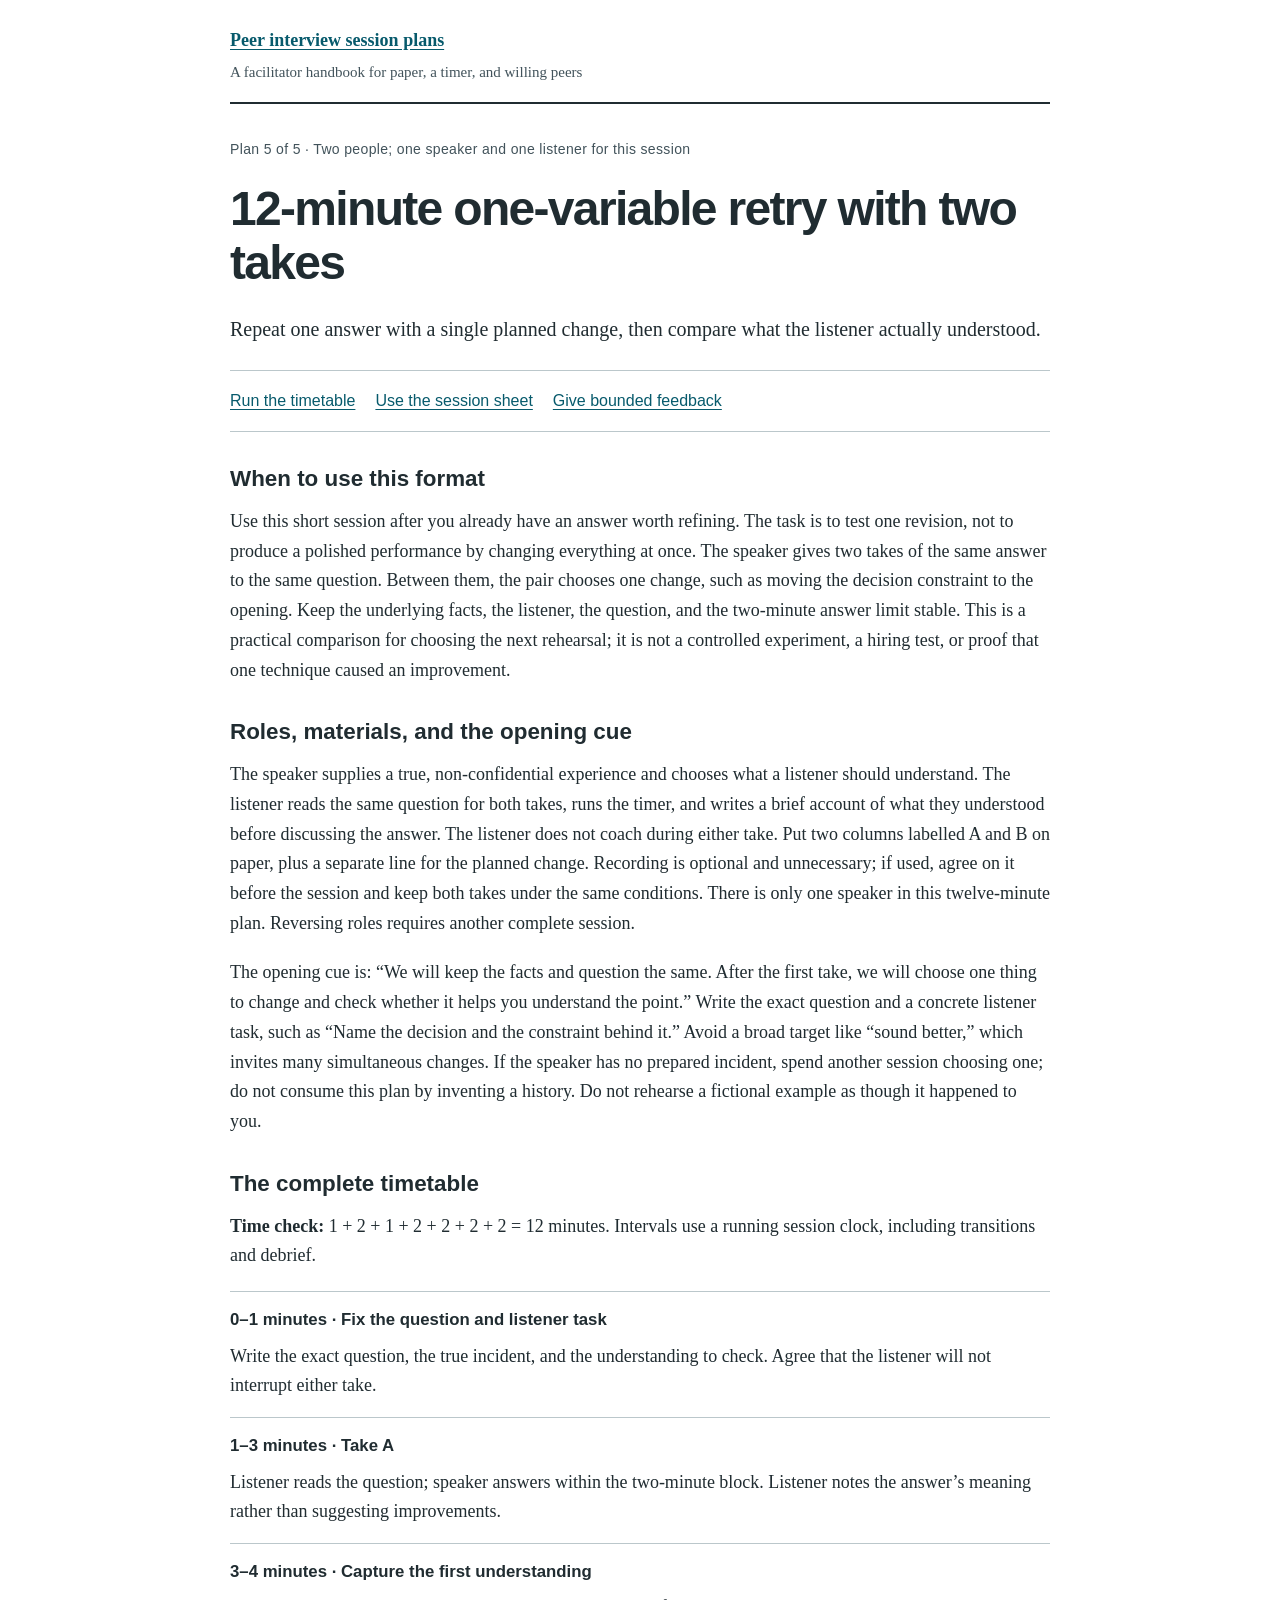
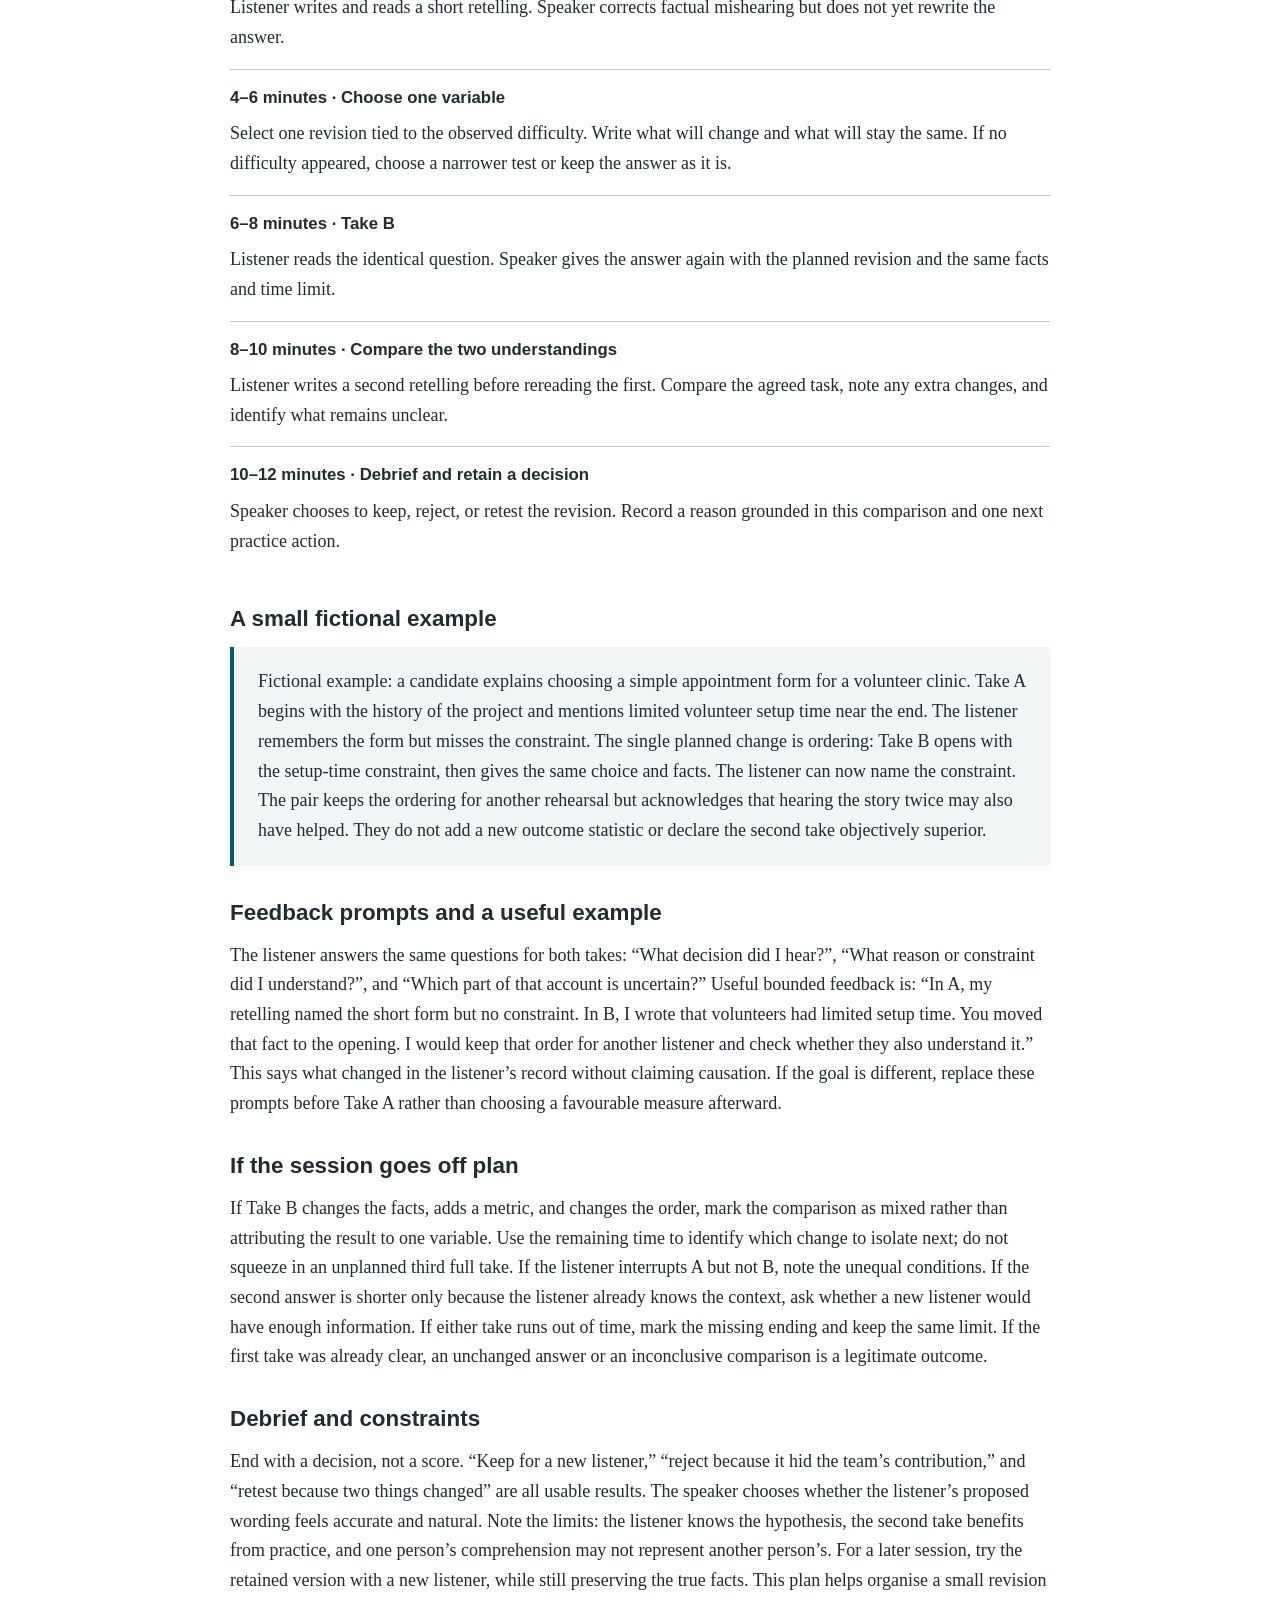
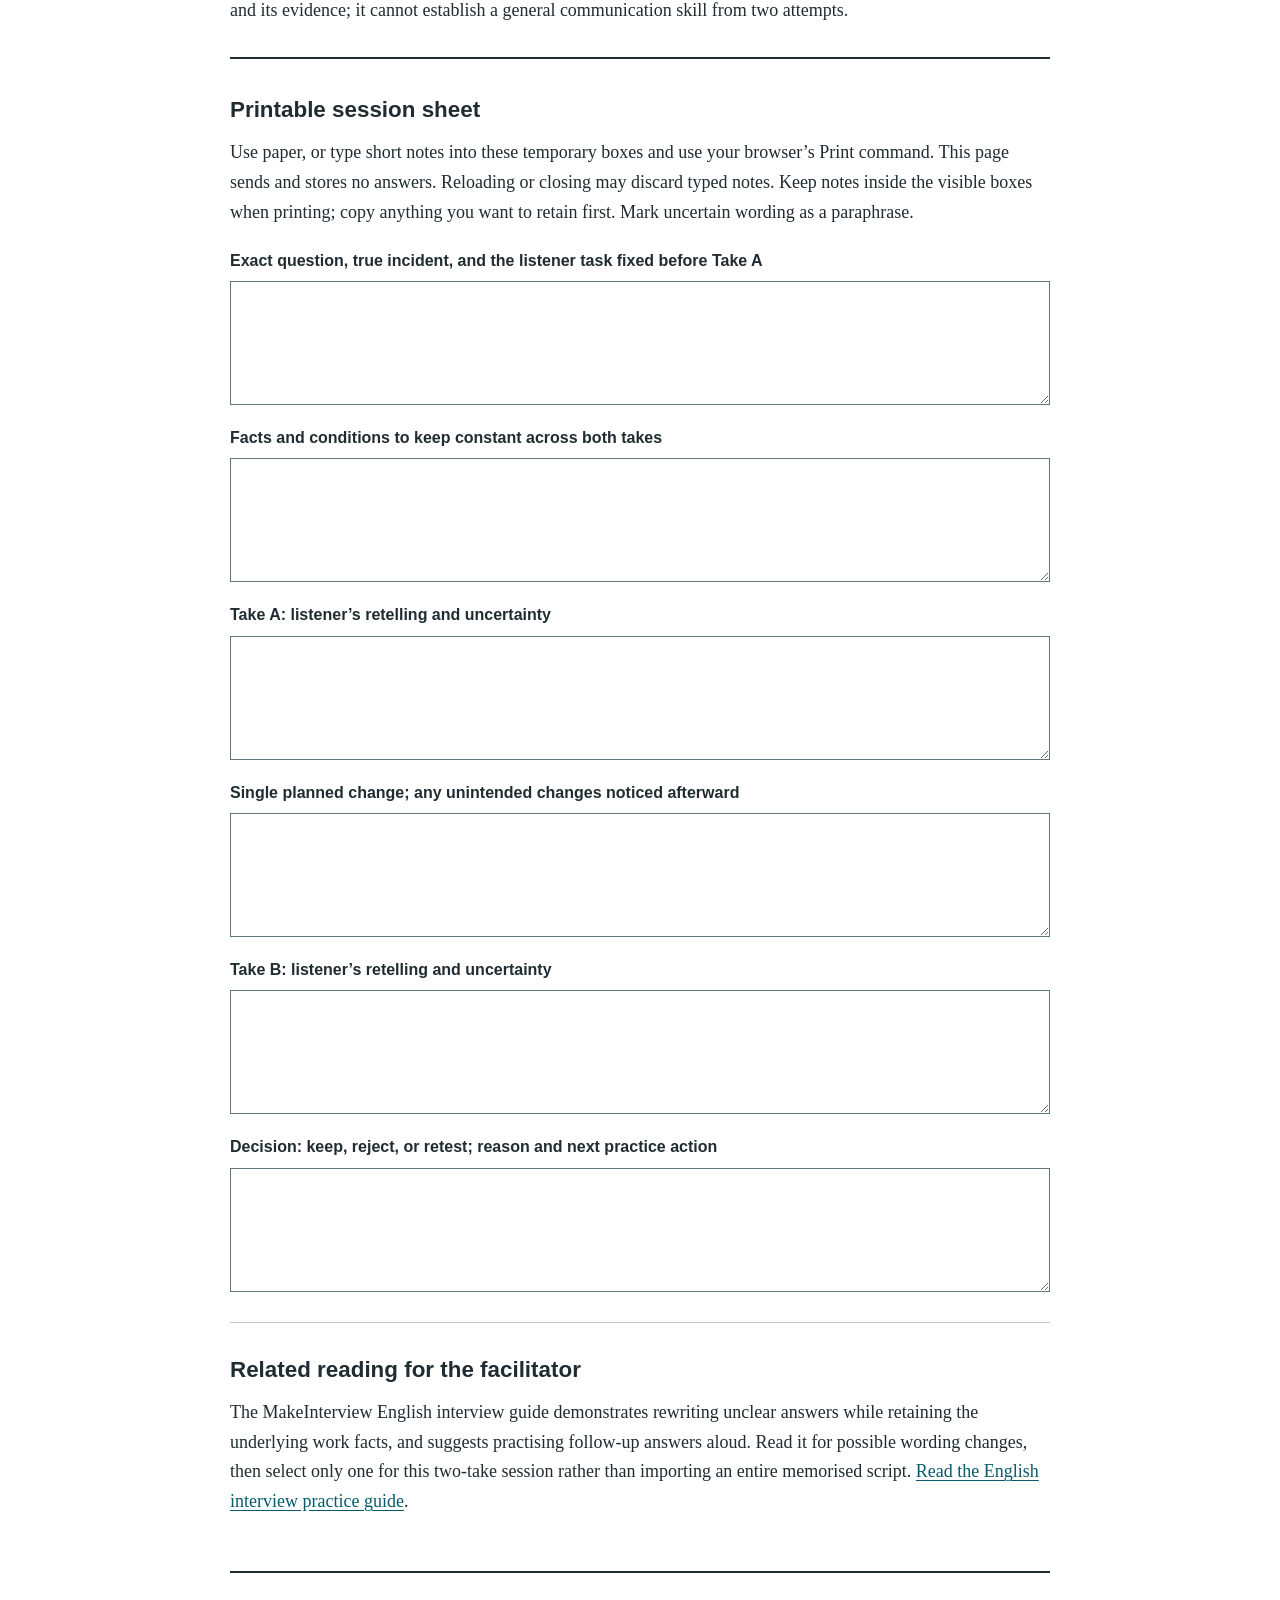
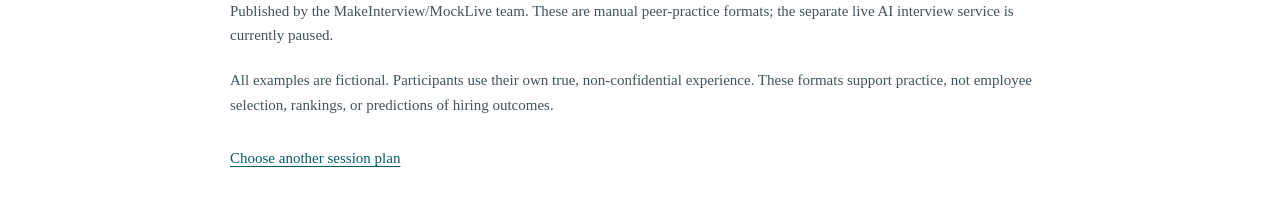
<file: twelve-minute-one-variable-retry.html>
<!doctype html><html lang="en"><head><meta charset="utf-8"><meta name="viewport" content="width=device-width, initial-scale=1"><title>12-minute one-variable retry with two takes</title><meta name="description" content="Repeat one answer with a single planned change, then compare what the listener actually understood."><link rel="canonical" href="https://szj2ys.github.io/peer-interview-session-plans/twelve-minute-one-variable-retry.html"><meta property="og:title" content="12-minute one-variable retry with two takes"><meta property="og:description" content="Repeat one answer with a single planned change, then compare what the listener actually understood."><meta property="og:type" content="article"><meta property="og:url" content="https://szj2ys.github.io/peer-interview-session-plans/twelve-minute-one-variable-retry.html"><link rel="stylesheet" href="style.css"></head><body><a class="skip" href="#main">Skip to content</a><header><a href="index.html">Peer interview session plans</a><p>A facilitator handbook for paper, a timer, and willing peers</p></header><main id="main"><p class="eyebrow">Plan 5 of 5 · Two people; one speaker and one listener for this session</p><h1>12-minute one-variable retry with two takes</h1><p class="lede">Repeat one answer with a single planned change, then compare what the listener actually understood.</p><nav aria-label="Plan sections"><a href="#timetable">Run the timetable</a><a href="#sheet">Use the session sheet</a><a href="#feedback">Give bounded feedback</a></nav><section><h2>When to use this format</h2><p>Use this short session after you already have an answer worth refining. The task is to test one revision, not to produce a polished performance by changing everything at once. The speaker gives two takes of the same answer to the same question. Between them, the pair chooses one change, such as moving the decision constraint to the opening. Keep the underlying facts, the listener, the question, and the two-minute answer limit stable. This is a practical comparison for choosing the next rehearsal; it is not a controlled experiment, a hiring test, or proof that one technique caused an improvement.</p></section><section><h2>Roles, materials, and the opening cue</h2><p>The speaker supplies a true, non-confidential experience and chooses what a listener should understand. The listener reads the same question for both takes, runs the timer, and writes a brief account of what they understood before discussing the answer. The listener does not coach during either take. Put two columns labelled A and B on paper, plus a separate line for the planned change. Recording is optional and unnecessary; if used, agree on it before the session and keep both takes under the same conditions. There is only one speaker in this twelve-minute plan. Reversing roles requires another complete session.</p><p>The opening cue is: “We will keep the facts and question the same. After the first take, we will choose one thing to change and check whether it helps you understand the point.” Write the exact question and a concrete listener task, such as “Name the decision and the constraint behind it.” Avoid a broad target like “sound better,” which invites many simultaneous changes. If the speaker has no prepared incident, spend another session choosing one; do not consume this plan by inventing a history. Do not rehearse a fictional example as though it happened to you.</p></section><section id="timetable"><h2>The complete timetable</h2><p><strong>Time check:</strong> 1 + 2 + 1 + 2 + 2 + 2 + 2 = 12 minutes. Intervals use a running session clock, including transitions and debrief.</p><ol class="timetable" data-total="12"><li data-start="0" data-end="1"><h3>0–1 minutes · Fix the question and listener task</h3><p>Write the exact question, the true incident, and the understanding to check. Agree that the listener will not interrupt either take.</p></li><li data-start="1" data-end="3"><h3>1–3 minutes · Take A</h3><p>Listener reads the question; speaker answers within the two-minute block. Listener notes the answer’s meaning rather than suggesting improvements.</p></li><li data-start="3" data-end="4"><h3>3–4 minutes · Capture the first understanding</h3><p>Listener writes and reads a short retelling. Speaker corrects factual mishearing but does not yet rewrite the answer.</p></li><li data-start="4" data-end="6"><h3>4–6 minutes · Choose one variable</h3><p>Select one revision tied to the observed difficulty. Write what will change and what will stay the same. If no difficulty appeared, choose a narrower test or keep the answer as it is.</p></li><li data-start="6" data-end="8"><h3>6–8 minutes · Take B</h3><p>Listener reads the identical question. Speaker gives the answer again with the planned revision and the same facts and time limit.</p></li><li data-start="8" data-end="10"><h3>8–10 minutes · Compare the two understandings</h3><p>Listener writes a second retelling before rereading the first. Compare the agreed task, note any extra changes, and identify what remains unclear.</p></li><li data-start="10" data-end="12"><h3>10–12 minutes · Debrief and retain a decision</h3><p>Speaker chooses to keep, reject, or retest the revision. Record a reason grounded in this comparison and one next practice action.</p></li></ol></section><section><h2>A small fictional example</h2><blockquote><p>Fictional example: a candidate explains choosing a simple appointment form for a volunteer clinic. Take A begins with the history of the project and mentions limited volunteer setup time near the end. The listener remembers the form but misses the constraint. The single planned change is ordering: Take B opens with the setup-time constraint, then gives the same choice and facts. The listener can now name the constraint. The pair keeps the ordering for another rehearsal but acknowledges that hearing the story twice may also have helped. They do not add a new outcome statistic or declare the second take objectively superior.</p></blockquote></section><section id="feedback"><h2>Feedback prompts and a useful example</h2><p>The listener answers the same questions for both takes: “What decision did I hear?”, “What reason or constraint did I understand?”, and “Which part of that account is uncertain?” Useful bounded feedback is: “In A, my retelling named the short form but no constraint. In B, I wrote that volunteers had limited setup time. You moved that fact to the opening. I would keep that order for another listener and check whether they also understand it.” This says what changed in the listener’s record without claiming causation. If the goal is different, replace these prompts before Take A rather than choosing a favourable measure afterward.</p></section><section><h2>If the session goes off plan</h2><p>If Take B changes the facts, adds a metric, and changes the order, mark the comparison as mixed rather than attributing the result to one variable. Use the remaining time to identify which change to isolate next; do not squeeze in an unplanned third full take. If the listener interrupts A but not B, note the unequal conditions. If the second answer is shorter only because the listener already knows the context, ask whether a new listener would have enough information. If either take runs out of time, mark the missing ending and keep the same limit. If the first take was already clear, an unchanged answer or an inconclusive comparison is a legitimate outcome.</p></section><section><h2>Debrief and constraints</h2><p>End with a decision, not a score. “Keep for a new listener,” “reject because it hid the team’s contribution,” and “retest because two things changed” are all usable results. The speaker chooses whether the listener’s proposed wording feels accurate and natural. Note the limits: the listener knows the hypothesis, the second take benefits from practice, and one person’s comprehension may not represent another person’s. For a later session, try the retained version with a new listener, while still preserving the true facts. This plan helps organise a small revision and its evidence; it cannot establish a general communication skill from two attempts.</p></section><section id="sheet" class="worksheet"><h2>Printable session sheet</h2><p>Use paper, or type short notes into these temporary boxes and use your browser’s Print command. This page sends and stores no answers. Reloading or closing may discard typed notes. Keep notes inside the visible boxes when printing; copy anything you want to retain first. Mark uncertain wording as a paraphrase.</p><label for="field-1">Exact question, true incident, and the listener task fixed before Take A<textarea id="field-1" rows="4" autocomplete="off" spellcheck="true"></textarea></label><label for="field-2">Facts and conditions to keep constant across both takes<textarea id="field-2" rows="4" autocomplete="off" spellcheck="true"></textarea></label><label for="field-3">Take A: listener’s retelling and uncertainty<textarea id="field-3" rows="4" autocomplete="off" spellcheck="true"></textarea></label><label for="field-4">Single planned change; any unintended changes noticed afterward<textarea id="field-4" rows="4" autocomplete="off" spellcheck="true"></textarea></label><label for="field-5">Take B: listener’s retelling and uncertainty<textarea id="field-5" rows="4" autocomplete="off" spellcheck="true"></textarea></label><label for="field-6">Decision: keep, reject, or retest; reason and next practice action<textarea id="field-6" rows="4" autocomplete="off" spellcheck="true"></textarea></label></section><aside><h2>Related reading for the facilitator</h2><p>The MakeInterview English interview guide demonstrates rewriting unclear answers while retaining the underlying work facts, and suggests practising follow-up answers aloud. Read it for possible wording changes, then select only one for this two-take session rather than importing an entire memorised script. <a href="https://makeinterview.com/en/blog/job-interview-in-english">Read the English interview practice guide</a>.</p></aside></main><footer><p>Published by the MakeInterview/MockLive team. These are manual peer-practice formats; the separate live AI interview service is currently paused.</p><p>All examples are fictional. Participants use their own true, non-confidential experience. These formats support practice, not employee selection, rankings, or predictions of hiring outcomes.</p><a href="index.html">Choose another session plan</a></footer></body></html>
</file>
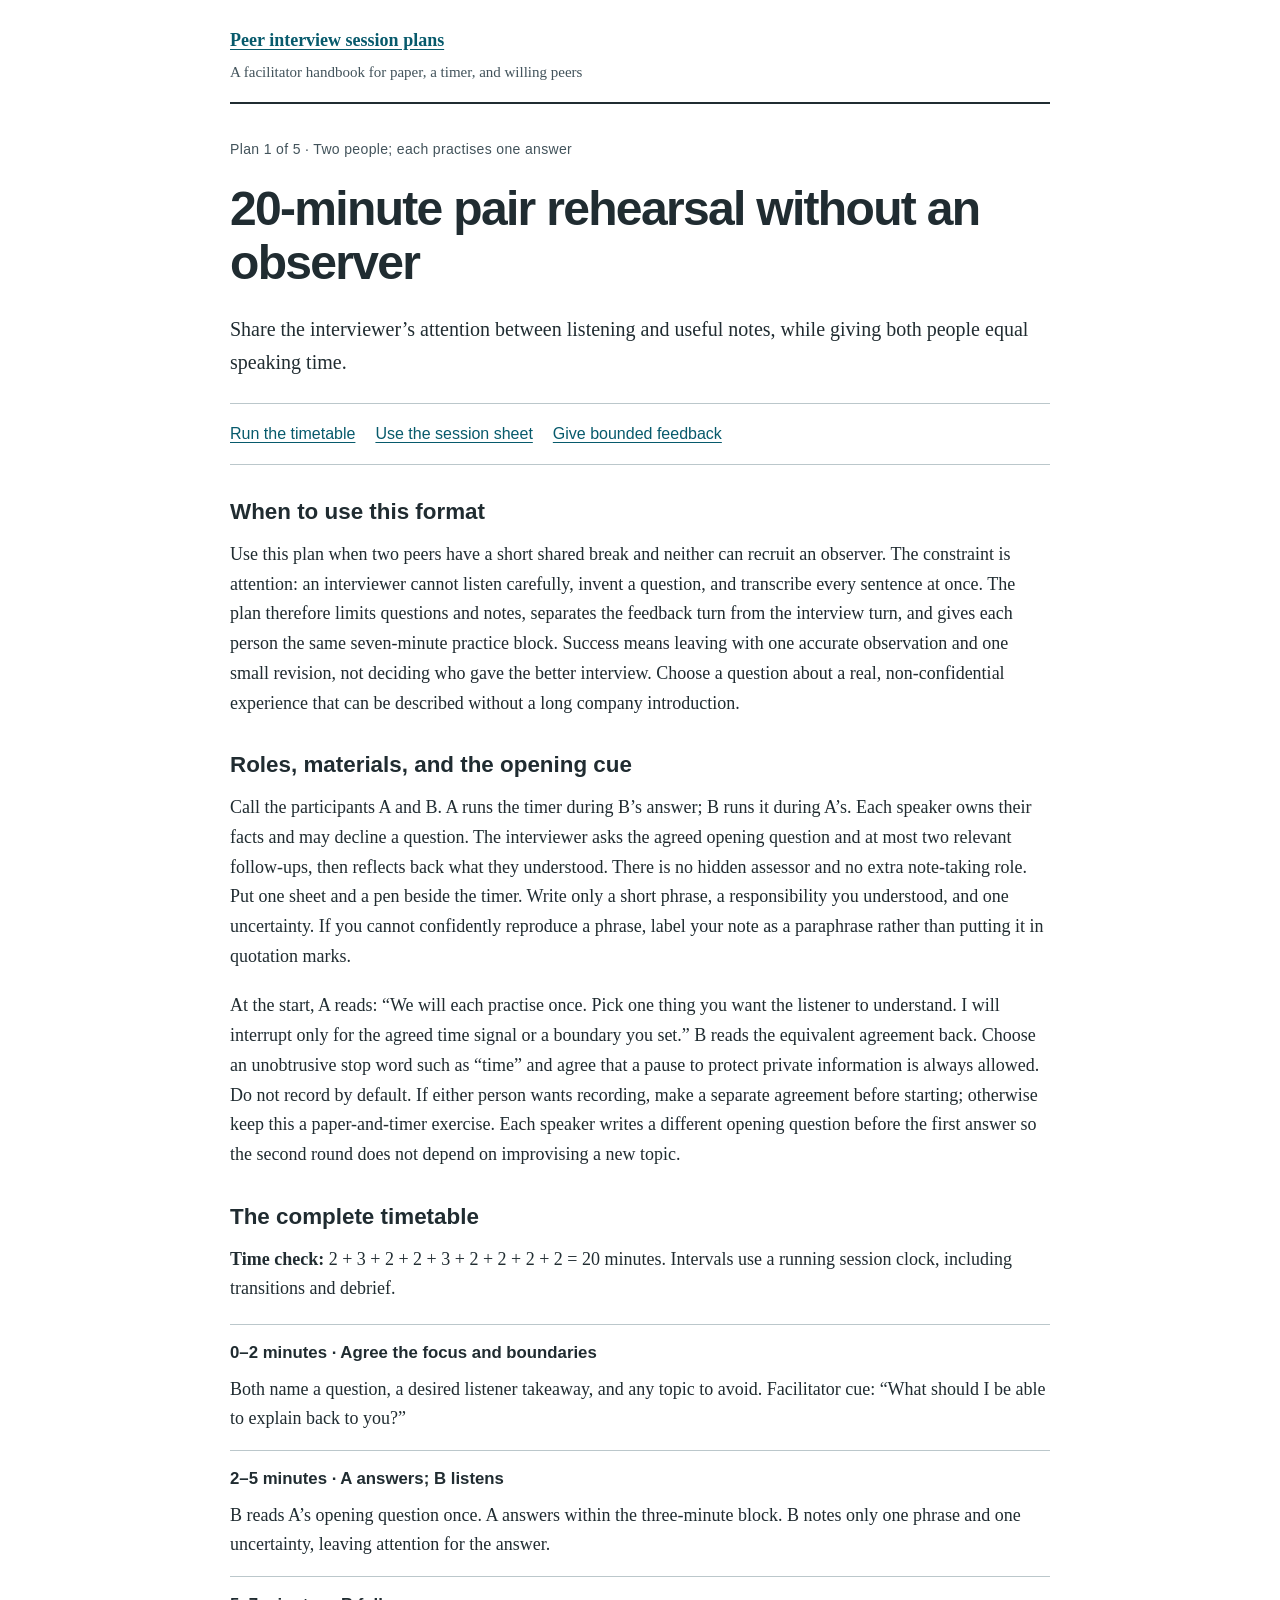
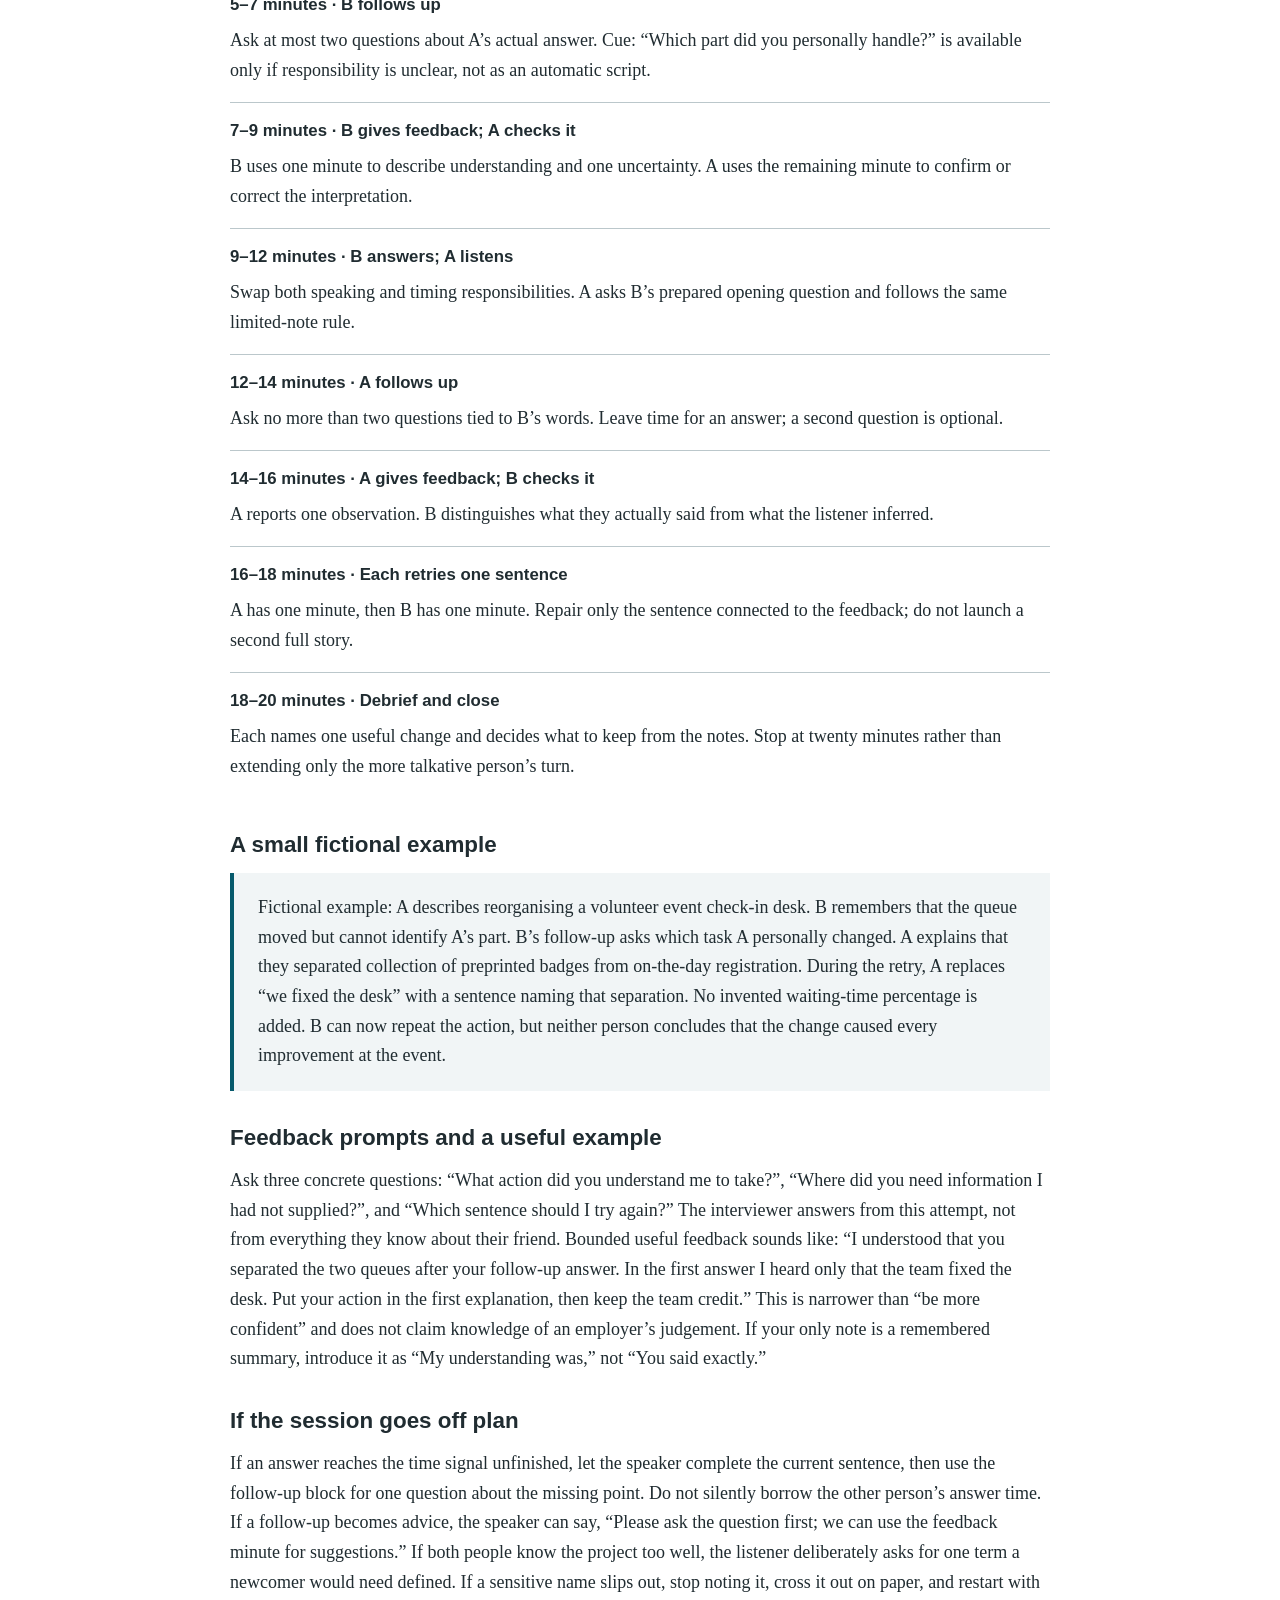
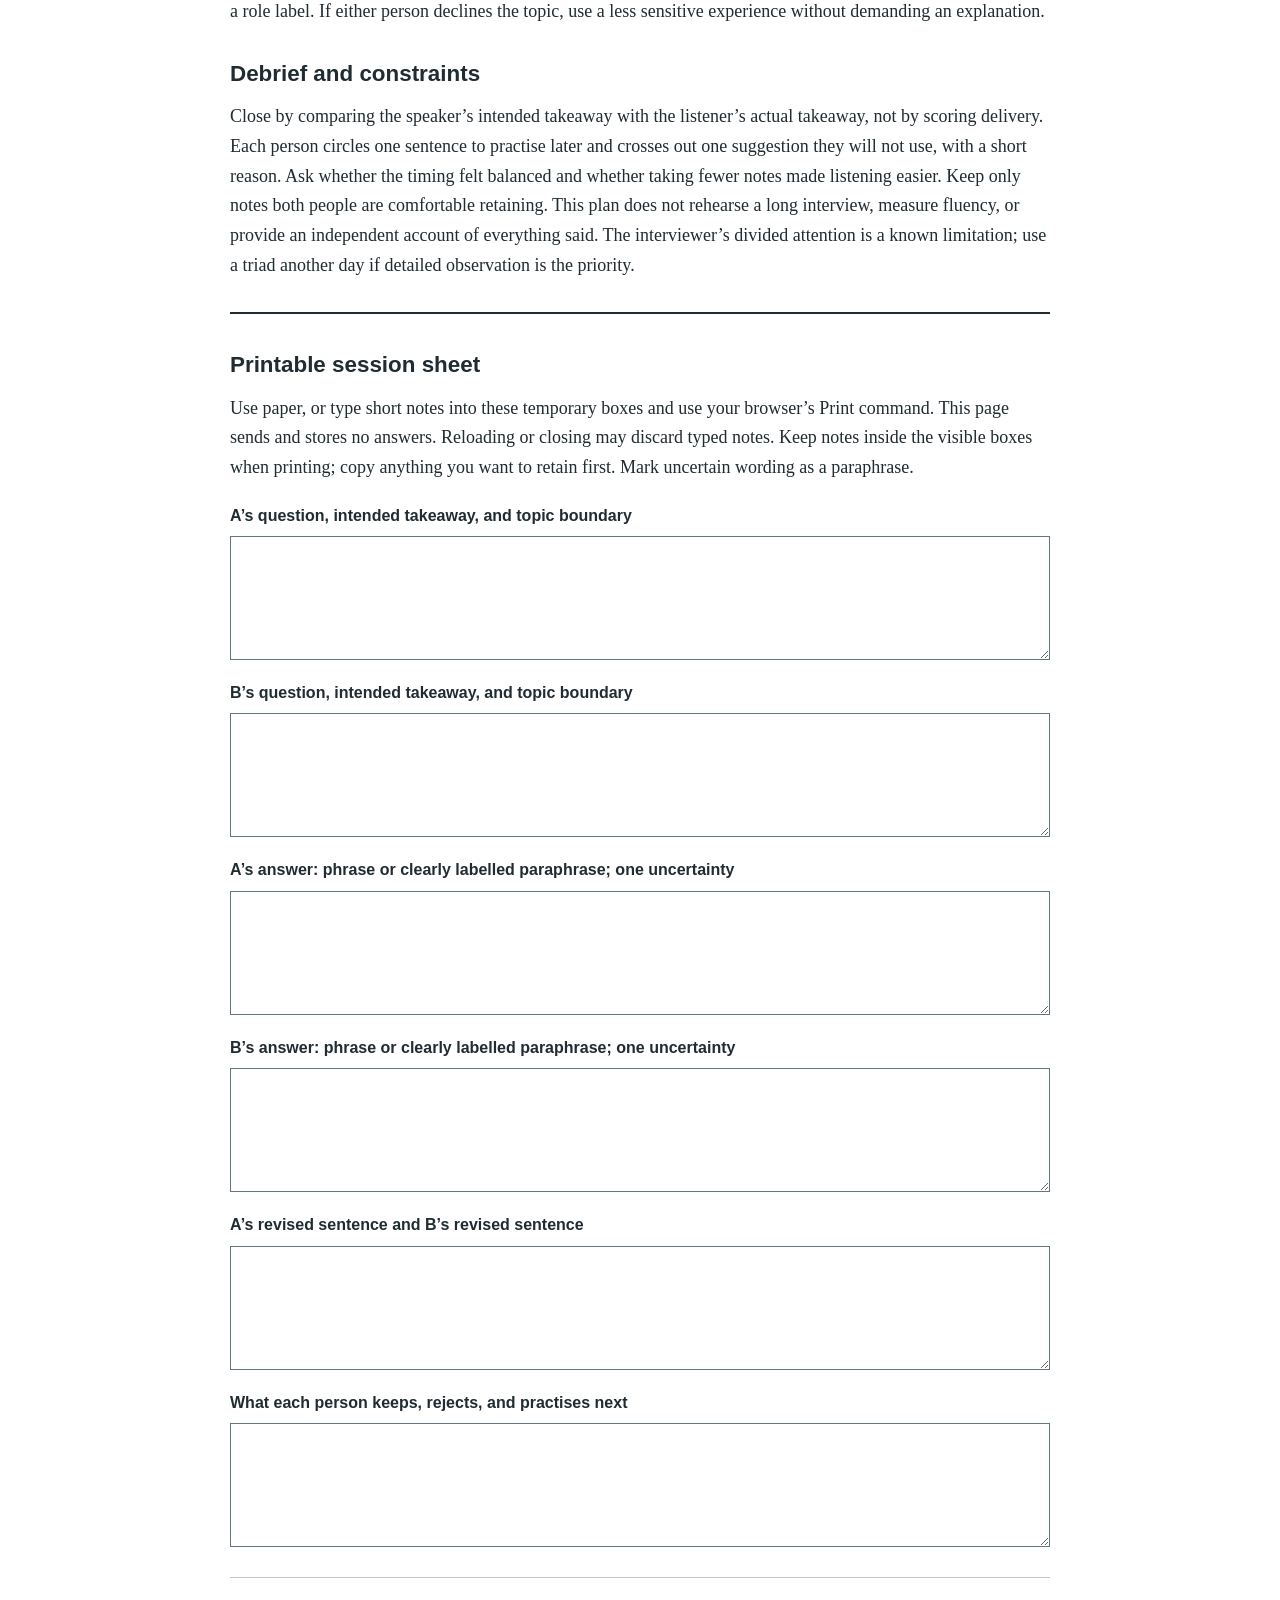
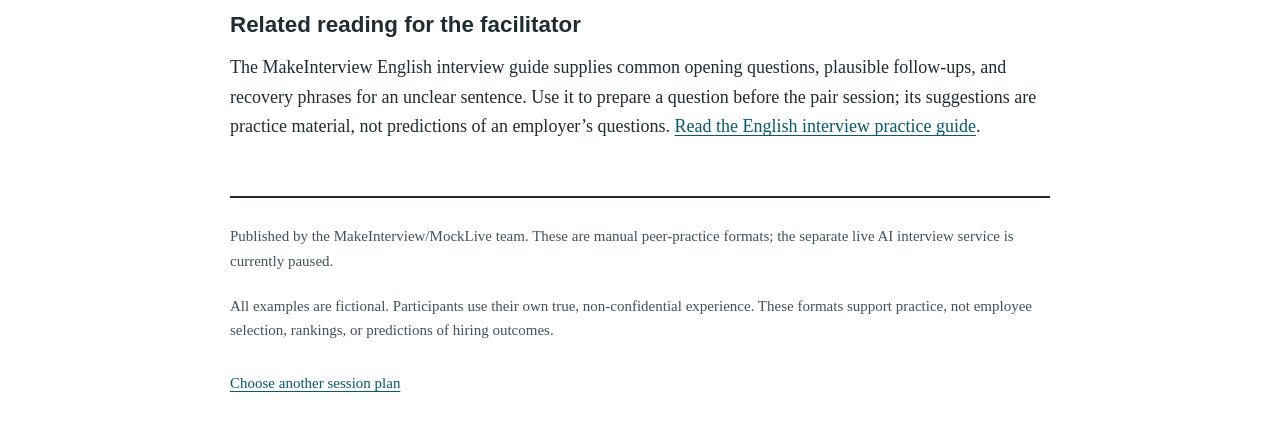
<file: twenty-minute-pair.html>
<!doctype html><html lang="en"><head><meta charset="utf-8"><meta name="viewport" content="width=device-width, initial-scale=1"><title>20-minute pair rehearsal without an observer</title><meta name="description" content="Share the interviewer’s attention between listening and useful notes, while giving both people equal speaking time."><link rel="canonical" href="https://szj2ys.github.io/peer-interview-session-plans/twenty-minute-pair.html"><meta property="og:title" content="20-minute pair rehearsal without an observer"><meta property="og:description" content="Share the interviewer’s attention between listening and useful notes, while giving both people equal speaking time."><meta property="og:type" content="article"><meta property="og:url" content="https://szj2ys.github.io/peer-interview-session-plans/twenty-minute-pair.html"><link rel="stylesheet" href="style.css"></head><body><a class="skip" href="#main">Skip to content</a><header><a href="index.html">Peer interview session plans</a><p>A facilitator handbook for paper, a timer, and willing peers</p></header><main id="main"><p class="eyebrow">Plan 1 of 5 · Two people; each practises one answer</p><h1>20-minute pair rehearsal without an observer</h1><p class="lede">Share the interviewer’s attention between listening and useful notes, while giving both people equal speaking time.</p><nav aria-label="Plan sections"><a href="#timetable">Run the timetable</a><a href="#sheet">Use the session sheet</a><a href="#feedback">Give bounded feedback</a></nav><section><h2>When to use this format</h2><p>Use this plan when two peers have a short shared break and neither can recruit an observer. The constraint is attention: an interviewer cannot listen carefully, invent a question, and transcribe every sentence at once. The plan therefore limits questions and notes, separates the feedback turn from the interview turn, and gives each person the same seven-minute practice block. Success means leaving with one accurate observation and one small revision, not deciding who gave the better interview. Choose a question about a real, non-confidential experience that can be described without a long company introduction.</p></section><section><h2>Roles, materials, and the opening cue</h2><p>Call the participants A and B. A runs the timer during B’s answer; B runs it during A’s. Each speaker owns their facts and may decline a question. The interviewer asks the agreed opening question and at most two relevant follow-ups, then reflects back what they understood. There is no hidden assessor and no extra note-taking role. Put one sheet and a pen beside the timer. Write only a short phrase, a responsibility you understood, and one uncertainty. If you cannot confidently reproduce a phrase, label your note as a paraphrase rather than putting it in quotation marks.</p><p>At the start, A reads: “We will each practise once. Pick one thing you want the listener to understand. I will interrupt only for the agreed time signal or a boundary you set.” B reads the equivalent agreement back. Choose an unobtrusive stop word such as “time” and agree that a pause to protect private information is always allowed. Do not record by default. If either person wants recording, make a separate agreement before starting; otherwise keep this a paper-and-timer exercise. Each speaker writes a different opening question before the first answer so the second round does not depend on improvising a new topic.</p></section><section id="timetable"><h2>The complete timetable</h2><p><strong>Time check:</strong> 2 + 3 + 2 + 2 + 3 + 2 + 2 + 2 + 2 = 20 minutes. Intervals use a running session clock, including transitions and debrief.</p><ol class="timetable" data-total="20"><li data-start="0" data-end="2"><h3>0–2 minutes · Agree the focus and boundaries</h3><p>Both name a question, a desired listener takeaway, and any topic to avoid. Facilitator cue: “What should I be able to explain back to you?”</p></li><li data-start="2" data-end="5"><h3>2–5 minutes · A answers; B listens</h3><p>B reads A’s opening question once. A answers within the three-minute block. B notes only one phrase and one uncertainty, leaving attention for the answer.</p></li><li data-start="5" data-end="7"><h3>5–7 minutes · B follows up</h3><p>Ask at most two questions about A’s actual answer. Cue: “Which part did you personally handle?” is available only if responsibility is unclear, not as an automatic script.</p></li><li data-start="7" data-end="9"><h3>7–9 minutes · B gives feedback; A checks it</h3><p>B uses one minute to describe understanding and one uncertainty. A uses the remaining minute to confirm or correct the interpretation.</p></li><li data-start="9" data-end="12"><h3>9–12 minutes · B answers; A listens</h3><p>Swap both speaking and timing responsibilities. A asks B’s prepared opening question and follows the same limited-note rule.</p></li><li data-start="12" data-end="14"><h3>12–14 minutes · A follows up</h3><p>Ask no more than two questions tied to B’s words. Leave time for an answer; a second question is optional.</p></li><li data-start="14" data-end="16"><h3>14–16 minutes · A gives feedback; B checks it</h3><p>A reports one observation. B distinguishes what they actually said from what the listener inferred.</p></li><li data-start="16" data-end="18"><h3>16–18 minutes · Each retries one sentence</h3><p>A has one minute, then B has one minute. Repair only the sentence connected to the feedback; do not launch a second full story.</p></li><li data-start="18" data-end="20"><h3>18–20 minutes · Debrief and close</h3><p>Each names one useful change and decides what to keep from the notes. Stop at twenty minutes rather than extending only the more talkative person’s turn.</p></li></ol></section><section><h2>A small fictional example</h2><blockquote><p>Fictional example: A describes reorganising a volunteer event check-in desk. B remembers that the queue moved but cannot identify A’s part. B’s follow-up asks which task A personally changed. A explains that they separated collection of preprinted badges from on-the-day registration. During the retry, A replaces “we fixed the desk” with a sentence naming that separation. No invented waiting-time percentage is added. B can now repeat the action, but neither person concludes that the change caused every improvement at the event.</p></blockquote></section><section id="feedback"><h2>Feedback prompts and a useful example</h2><p>Ask three concrete questions: “What action did you understand me to take?”, “Where did you need information I had not supplied?”, and “Which sentence should I try again?” The interviewer answers from this attempt, not from everything they know about their friend. Bounded useful feedback sounds like: “I understood that you separated the two queues after your follow-up answer. In the first answer I heard only that the team fixed the desk. Put your action in the first explanation, then keep the team credit.” This is narrower than “be more confident” and does not claim knowledge of an employer’s judgement. If your only note is a remembered summary, introduce it as “My understanding was,” not “You said exactly.”</p></section><section><h2>If the session goes off plan</h2><p>If an answer reaches the time signal unfinished, let the speaker complete the current sentence, then use the follow-up block for one question about the missing point. Do not silently borrow the other person’s answer time. If a follow-up becomes advice, the speaker can say, “Please ask the question first; we can use the feedback minute for suggestions.” If both people know the project too well, the listener deliberately asks for one term a newcomer would need defined. If a sensitive name slips out, stop noting it, cross it out on paper, and restart with a role label. If either person declines the topic, use a less sensitive experience without demanding an explanation.</p></section><section><h2>Debrief and constraints</h2><p>Close by comparing the speaker’s intended takeaway with the listener’s actual takeaway, not by scoring delivery. Each person circles one sentence to practise later and crosses out one suggestion they will not use, with a short reason. Ask whether the timing felt balanced and whether taking fewer notes made listening easier. Keep only notes both people are comfortable retaining. This plan does not rehearse a long interview, measure fluency, or provide an independent account of everything said. The interviewer’s divided attention is a known limitation; use a triad another day if detailed observation is the priority.</p></section><section id="sheet" class="worksheet"><h2>Printable session sheet</h2><p>Use paper, or type short notes into these temporary boxes and use your browser’s Print command. This page sends and stores no answers. Reloading or closing may discard typed notes. Keep notes inside the visible boxes when printing; copy anything you want to retain first. Mark uncertain wording as a paraphrase.</p><label for="field-1">A’s question, intended takeaway, and topic boundary<textarea id="field-1" rows="4" autocomplete="off" spellcheck="true"></textarea></label><label for="field-2">B’s question, intended takeaway, and topic boundary<textarea id="field-2" rows="4" autocomplete="off" spellcheck="true"></textarea></label><label for="field-3">A’s answer: phrase or clearly labelled paraphrase; one uncertainty<textarea id="field-3" rows="4" autocomplete="off" spellcheck="true"></textarea></label><label for="field-4">B’s answer: phrase or clearly labelled paraphrase; one uncertainty<textarea id="field-4" rows="4" autocomplete="off" spellcheck="true"></textarea></label><label for="field-5">A’s revised sentence and B’s revised sentence<textarea id="field-5" rows="4" autocomplete="off" spellcheck="true"></textarea></label><label for="field-6">What each person keeps, rejects, and practises next<textarea id="field-6" rows="4" autocomplete="off" spellcheck="true"></textarea></label></section><aside><h2>Related reading for the facilitator</h2><p>The MakeInterview English interview guide supplies common opening questions, plausible follow-ups, and recovery phrases for an unclear sentence. Use it to prepare a question before the pair session; its suggestions are practice material, not predictions of an employer’s questions. <a href="https://makeinterview.com/en/blog/job-interview-in-english">Read the English interview practice guide</a>.</p></aside></main><footer><p>Published by the MakeInterview/MockLive team. These are manual peer-practice formats; the separate live AI interview service is currently paused.</p><p>All examples are fictional. Participants use their own true, non-confidential experience. These formats support practice, not employee selection, rankings, or predictions of hiring outcomes.</p><a href="index.html">Choose another session plan</a></footer></body></html>
</file>
<file: style.css>
:root{color-scheme:light;--ink:#202c31;--paper:#fff;--muted:#42535b;--link:#075a6c;--rule:#bbc7cb;--wash:#f1f5f6}*{box-sizing:border-box}html{scroll-behavior:auto}body{margin:0;background:var(--paper);color:var(--ink);font:18px/1.65 Georgia,'Times New Roman',serif}header,main,footer{width:min(100% - 40px,820px);margin:auto}header{border-bottom:2px solid var(--ink);padding:26px 0 18px}header a{font-size:18px;font-weight:bold}header p{margin:4px 0 0;font-size:15px;color:var(--muted)}main{padding:34px 0}h1,h2,h3,nav,label,.eyebrow{font-family:Arial,Helvetica,sans-serif}h1{font-size:clamp(2rem,5vw,3rem);line-height:1.14;letter-spacing:-.035em;margin:12px 0 22px}h2{font-size:1.4rem;line-height:1.3;margin:32px 0 14px}p{margin:0 0 20px}a{color:var(--link);text-underline-offset:3px}a:hover{color:#003848}a:focus-visible,textarea:focus-visible{outline:3px solid #b34600;outline-offset:3px}.lede{font-size:1.25rem}.eyebrow{font-size:14px;letter-spacing:.025em;color:var(--muted)}nav{display:flex;flex-wrap:wrap;gap:6px 20px;border-block:1px solid var(--rule);padding:8px 0;margin:24px 0}nav a{display:inline-flex;align-items:center;min-height:44px;font-size:16px}section,aside{scroll-margin-top:20px}blockquote{margin:0 0 26px;padding:20px 24px;background:var(--wash);border-left:4px solid var(--link)}blockquote p{margin:0}.steps{padding-left:26px}.steps li{padding-left:8px;margin-bottom:18px}.worksheet{border-top:2px solid var(--ink);margin-top:32px;padding-top:4px}label{display:block;font-size:16px;font-weight:700;margin:20px 0}textarea{display:block;width:100%;min-height:116px;margin-top:7px;padding:10px;border:1px solid #627780;border-radius:0;background:#fff;color:var(--ink);font:17px/1.5 Arial,Helvetica,sans-serif;resize:vertical}.modules{list-style:none;padding:0;counter-reset:modules}.modules li{border-top:1px solid var(--rule);padding:0 0 14px}.modules h2{margin-top:22px}.modules p{margin-bottom:10px}aside{border-top:1px solid var(--rule);margin-top:30px}footer{border-top:2px solid var(--ink);padding:26px 0 40px;color:var(--muted);font-size:15px}footer a{display:inline-block;min-height:44px;padding-top:8px}.skip{position:absolute;top:0;left:20px;background:#fff;padding:10px;transform:translateY(-150%)}.skip:focus{transform:none}code{font-size:.9em;overflow-wrap:anywhere}@media(max-width:480px){body{font-size:17px}header,main,footer{width:calc(100% - 32px)}main{padding-top:24px}blockquote{padding:16px}nav{display:block}nav a{display:flex}h2{font-size:1.3rem}}@media print{@page{size:A4;margin:16mm}body{font-size:11pt;line-height:1.45;color:#000}header,main,footer{width:100%;padding:0}header{margin-bottom:10mm}header p{font-size:10pt}main{padding:0}h1{font-size:25pt}h2{font-size:15pt;break-after:avoid}nav,.skip{display:none}blockquote{background:none;padding:3mm 5mm;border-left:1mm solid #333}p,li{orphans:3;widows:3}label{break-inside:avoid;font-size:11pt;margin:6mm 0}textarea{height:30mm;min-height:30mm;font-size:11pt;resize:none;overflow:visible;border:1px solid #777}a{color:#000;text-decoration:underline}.worksheet{break-before:page}footer{margin-top:8mm;font-size:9pt}.modules li{break-inside:avoid}}
.timetable{list-style:none;padding:0}.timetable li{border-top:1px solid var(--rule);padding:16px 0 4px}.timetable h3{font-size:1.05rem;line-height:1.4;margin:0 0 10px}.timetable p{margin-bottom:12px}@media print{.timetable li{break-inside:avoid;padding:3mm 0}.timetable h3{font-size:11pt}}
</file>
